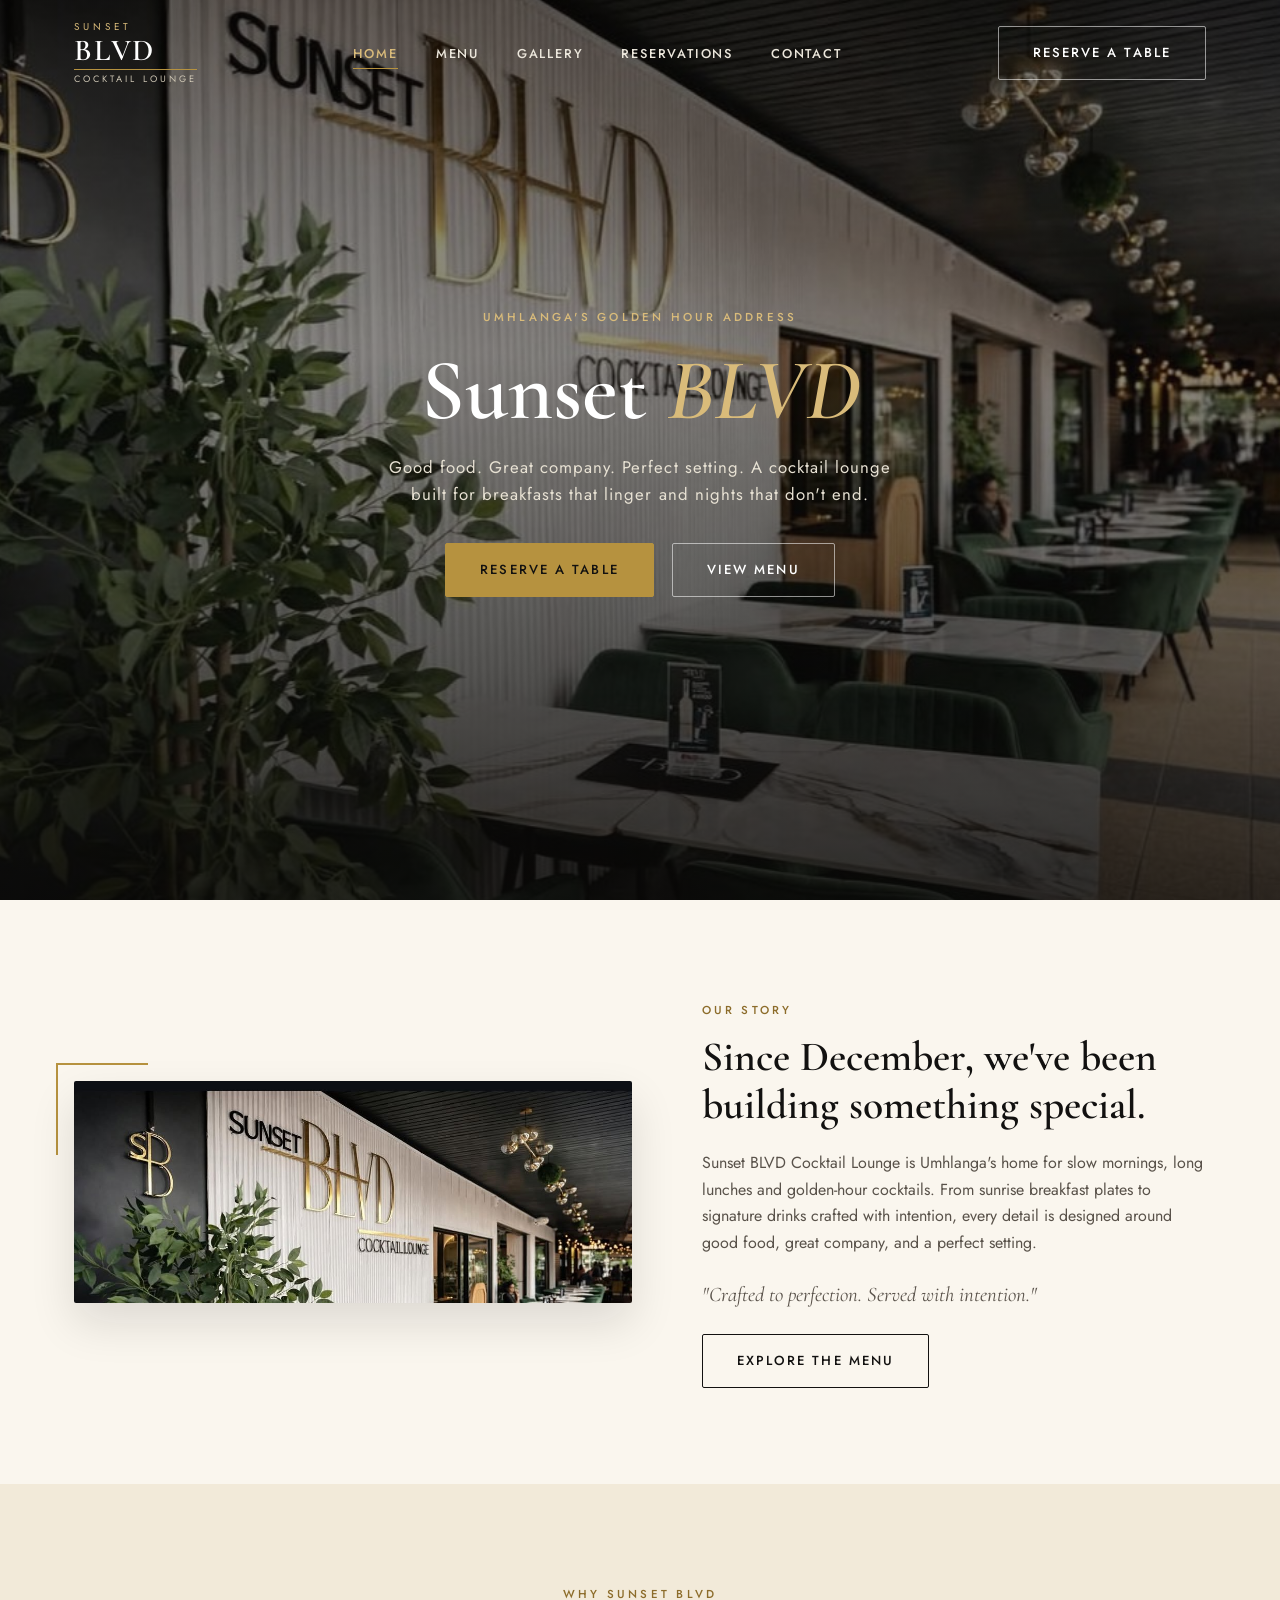
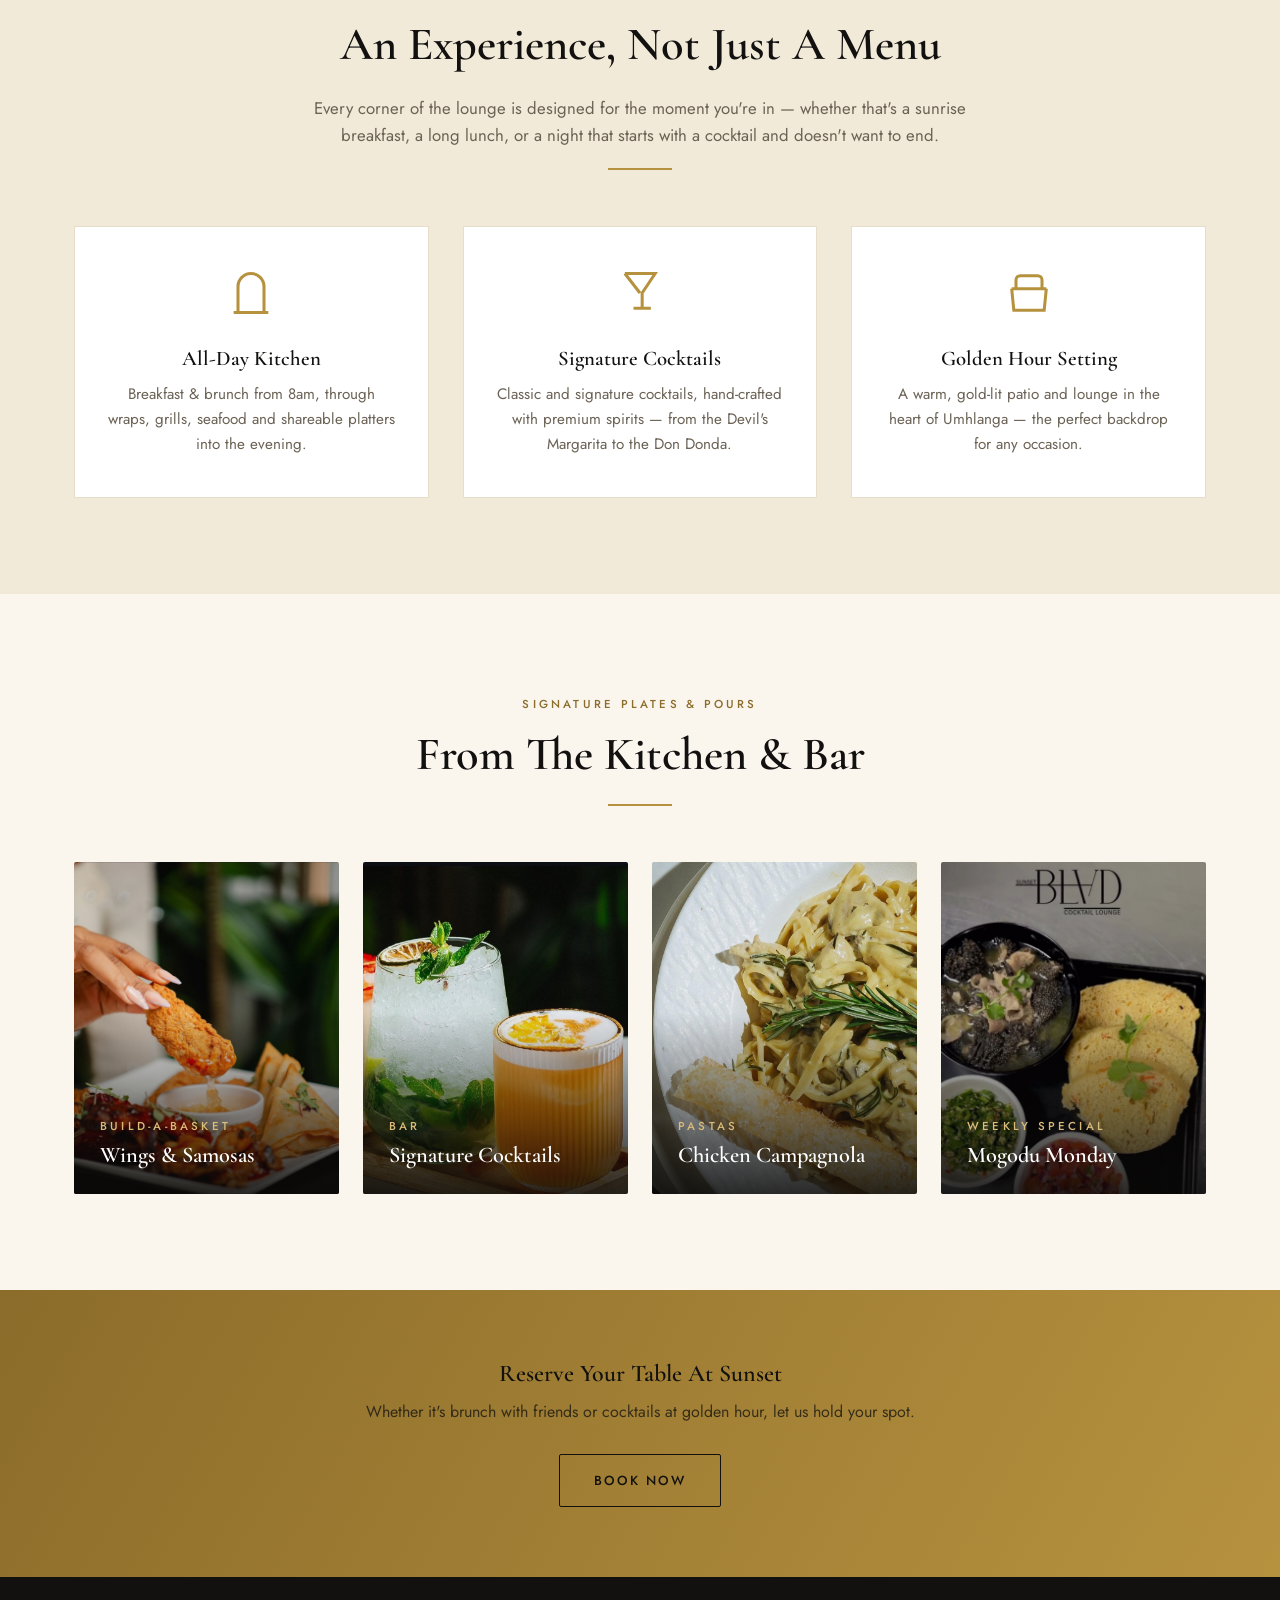
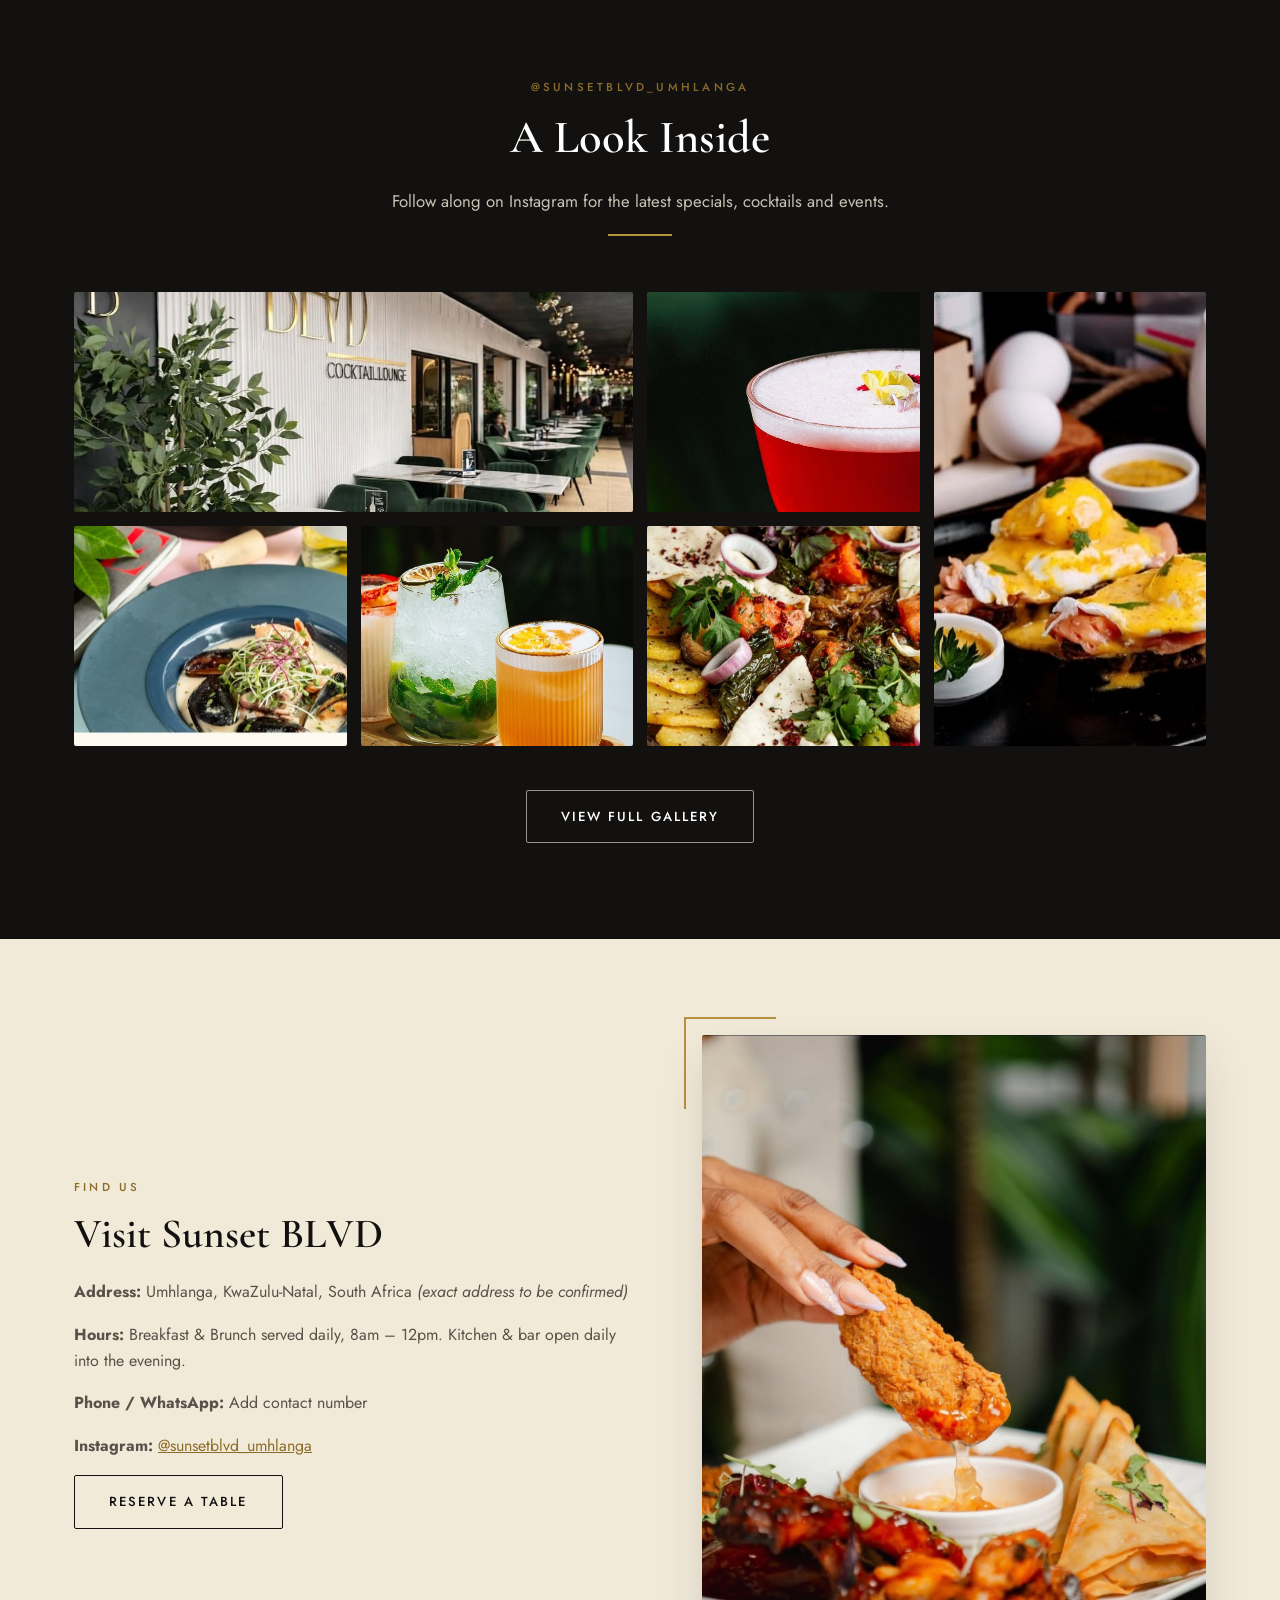
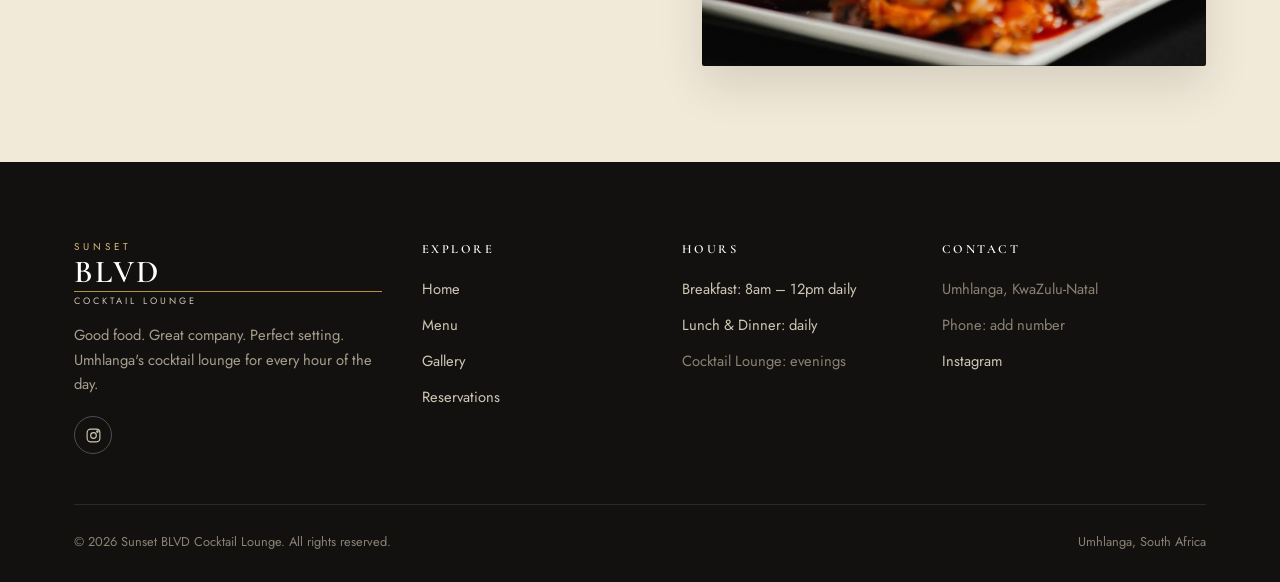
<file: index.html>
<!DOCTYPE html>
<html lang="en">
<head>
<meta charset="UTF-8">
<meta name="viewport" content="width=device-width, initial-scale=1.0">
<title>Sunset BLVD Cocktail Lounge | Umhlanga</title>
<meta name="description" content="Sunset BLVD Cocktail Lounge in Umhlanga — breakfast, grills, seafood, platters and signature cocktails. Reserve your table today.">
<link rel="icon" href="data:image/svg+xml,%3Csvg xmlns='http://www.w3.org/2000/svg' viewBox='0 0 100 100'%3E%3Crect width='100' height='100' fill='%23121110'/%3E%3Ctext x='50' y='68' font-size='58' text-anchor='middle' fill='%23b6923f' font-family='Georgia, serif'%3ES%3C/text%3E%3C/svg%3E">
<link rel="preconnect" href="https://fonts.googleapis.com">
<link rel="preconnect" href="https://fonts.gstatic.com" crossorigin>
<link href="https://fonts.googleapis.com/css2?family=Cormorant+Garamond:ital,wght@0,500;0,600;1,500&family=Jost:wght@300;400;500;600&display=swap" rel="stylesheet">
<link rel="stylesheet" href="assets/css/style.css">
</head>
<body>

<header class="site-header">
  <div class="container nav-wrap">
    <a href="index.html" class="brand">
      <span class="brand-pre">Sunset</span>
      <span class="brand-main">BLVD</span>
      <span class="brand-sub">Cocktail Lounge</span>
    </a>
    <nav>
      <ul class="nav-links">
        <li><a href="index.html" class="active">Home</a></li>
        <li><a href="menu.html">Menu</a></li>
        <li><a href="gallery.html">Gallery</a></li>
        <li><a href="reservations.html">Reservations</a></li>
        <li><a href="index.html#contact">Contact</a></li>
      </ul>
    </nav>
    <div class="nav-cta">
      <a href="reservations.html" class="btn btn-outline">Reserve a Table</a>
      <button class="nav-toggle" aria-label="Toggle menu"><span></span><span></span><span></span></button>
    </div>
  </div>
</header>

<section class="hero">
  <div class="hero-media" style="background-image:url('assets/img/hero-storefront-day.jpg');"></div>
  <div class="hero-content">
    <span class="eyebrow">Umhlanga's Golden Hour Address</span>
    <h1>Sunset <em>BLVD</em></h1>
    <p class="hero-tagline">Good food. Great company. Perfect setting. A cocktail lounge built for breakfasts that linger and nights that don't end.</p>
    <div class="hero-actions">
      <a href="reservations.html" class="btn btn-gold">Reserve a Table</a>
      <a href="menu.html" class="btn btn-outline">View Menu</a>
    </div>
  </div>
</section>

<section class="section" id="about">
  <div class="container split">
    <div class="split-media reveal">
      <img src="assets/img/hero-storefront-evening.jpg" alt="Sunset BLVD Cocktail Lounge storefront at dusk, Umhlanga">
    </div>
    <div class="split-body reveal">
      <span class="eyebrow">Our Story</span>
      <h2>Since December, we've been building something special.</h2>
      <p>Sunset BLVD Cocktail Lounge is Umhlanga's home for slow mornings, long lunches and golden-hour cocktails. From sunrise breakfast plates to signature drinks crafted with intention, every detail is designed around good food, great company, and a perfect setting.</p>
      <p class="quote-line">"Crafted to perfection. Served with intention."</p>
      <a href="menu.html" class="btn btn-outline-dark">Explore The Menu</a>
    </div>
  </div>
</section>

<section class="section section--cream">
  <div class="container">
    <div class="section-head reveal">
      <span class="eyebrow">Why Sunset BLVD</span>
      <h2>An Experience, Not Just A Menu</h2>
      <p>Every corner of the lounge is designed for the moment you're in — whether that's a sunrise breakfast, a long lunch, or a night that starts with a cocktail and doesn't want to end.</p>
      <div class="rule"></div>
    </div>
    <div class="grid-3">
      <div class="feature-card reveal">
        <svg class="icon" viewBox="0 0 24 24" fill="none" stroke="currentColor" stroke-width="1.4"><path d="M4 21h16M6 21V9a6 6 0 0112 0v12M9 9v0M15 9v0"/></svg>
        <h3>All-Day Kitchen</h3>
        <p>Breakfast & brunch from 8am, through wraps, grills, seafood and shareable platters into the evening.</p>
      </div>
      <div class="feature-card reveal">
        <svg class="icon" viewBox="0 0 24 24" fill="none" stroke="currentColor" stroke-width="1.4"><path d="M5 3h14l-6 9v7h4M9 19h4M12 12L5 3"/></svg>
        <h3>Signature Cocktails</h3>
        <p>Classic and signature cocktails, hand-crafted with premium spirits — from the Devil's Margarita to the Don Donda.</p>
      </div>
      <div class="feature-card reveal">
        <svg class="icon" viewBox="0 0 24 24" fill="none" stroke="currentColor" stroke-width="1.4"><path d="M4 10h16M6 10V6a2 2 0 012-2h8a2 2 0 012 2v4M4 10l1 10h14l1-10"/></svg>
        <h3>Golden Hour Setting</h3>
        <p>A warm, gold-lit patio and lounge in the heart of Umhlanga — the perfect backdrop for any occasion.</p>
      </div>
    </div>
  </div>
</section>

<section class="section">
  <div class="container">
    <div class="section-head reveal">
      <span class="eyebrow">Signature Plates & Pours</span>
      <h2>From The Kitchen & Bar</h2>
      <div class="rule"></div>
    </div>
    <div class="grid-4">
      <div class="dish-card reveal">
        <img src="assets/img/food-wings-samosas.jpg" alt="Wings, ribs and samosas sharing platter">
        <div class="dish-overlay"><div class="dish-text"><span class="eyebrow">Build-A-Basket</span><h3>Wings & Samosas</h3></div></div>
      </div>
      <div class="dish-card reveal">
        <img src="assets/img/cocktails-trio.jpg" alt="Trio of signature cocktails">
        <div class="dish-overlay"><div class="dish-text"><span class="eyebrow">Bar</span><h3>Signature Cocktails</h3></div></div>
      </div>
      <div class="dish-card reveal">
        <img src="assets/img/pasta-rosemary.jpg" alt="Creamy chicken pasta with rosemary and garlic bread">
        <div class="dish-overlay"><div class="dish-text"><span class="eyebrow">Pastas</span><h3>Chicken Campagnola</h3></div></div>
      </div>
      <div class="dish-card reveal">
        <img src="assets/img/mogodu-platter.jpg" alt="Mogodu Monday tripe platter with steamed bread">
        <div class="dish-overlay"><div class="dish-text"><span class="eyebrow">Weekly Special</span><h3>Mogodu Monday</h3></div></div>
      </div>
    </div>
  </div>
</section>

<section class="band-gold">
  <div class="container reveal">
    <h2>Reserve Your Table At Sunset</h2>
    <p>Whether it's brunch with friends or cocktails at golden hour, let us hold your spot.</p>
    <a href="reservations.html" class="btn btn-outline-dark" style="border-color:#121110;color:#121110;">Book Now</a>
  </div>
</section>

<section class="section section--dark">
  <div class="container">
    <div class="section-head reveal">
      <span class="eyebrow">@sunsetblvd_umhlanga</span>
      <h2>A Look Inside</h2>
      <p>Follow along on Instagram for the latest specials, cocktails and events.</p>
      <div class="rule"></div>
    </div>
    <div class="gallery-grid reveal">
      <a class="g-item wide" href="gallery.html"><img src="assets/img/hero-storefront-day.jpg" alt="Patio seating at Sunset BLVD"></a>
      <a class="g-item" href="gallery.html"><img src="assets/img/cocktail-red-flower.jpg" alt="Signature red cocktail with edible flower"></a>
      <a class="g-item tall" href="gallery.html"><img src="assets/img/menu-breakfast.jpg" alt="Eggs Royale breakfast plate"></a>
      <a class="g-item" href="gallery.html"><img src="assets/img/menu-seafood.jpg" alt="Seafood platter with mussels"></a>
      <a class="g-item" href="gallery.html"><img src="assets/img/cocktails-on-tray.jpg" alt="Cocktails served on a wooden tray"></a>
      <a class="g-item" href="gallery.html"><img src="assets/img/menu-platters.jpg" alt="Sharing platter with flatbread"></a>
    </div>
    <div style="text-align:center;margin-top:44px;">
      <a href="gallery.html" class="btn btn-outline">View Full Gallery</a>
    </div>
  </div>
</section>

<section class="section section--cream" id="contact">
  <div class="container split reverse">
    <div class="split-media reveal">
      <img src="assets/img/food-wings-samosas.jpg" alt="Sharing platter at Sunset BLVD">
    </div>
    <div class="split-body reveal">
      <span class="eyebrow">Find Us</span>
      <h2>Visit Sunset BLVD</h2>
      <p><strong>Address:</strong> Umhlanga, KwaZulu-Natal, South Africa <em>(exact address to be confirmed)</em></p>
      <p><strong>Hours:</strong> Breakfast & Brunch served daily, 8am – 12pm. Kitchen & bar open daily into the evening.</p>
      <p><strong>Phone / WhatsApp:</strong> Add contact number</p>
      <p><strong>Instagram:</strong> <a href="https://www.instagram.com/sunsetblvd_umhlanga/" target="_blank" rel="noopener" style="color:var(--gold-dark);text-decoration:underline;">@sunsetblvd_umhlanga</a></p>
      <a href="reservations.html" class="btn btn-outline-dark">Reserve a Table</a>
    </div>
  </div>
</section>

<footer class="site-footer">
  <div class="container">
    <div class="footer-grid">
      <div class="footer-brand">
        <a href="index.html" class="brand"><span class="brand-pre">Sunset</span><span class="brand-main">BLVD</span><span class="brand-sub">Cocktail Lounge</span></a>
        <p>Good food. Great company. Perfect setting. Umhlanga's cocktail lounge for every hour of the day.</p>
        <div class="social-row">
          <a href="https://www.instagram.com/sunsetblvd_umhlanga/" target="_blank" rel="noopener" aria-label="Instagram">
            <svg width="17" height="17" viewBox="0 0 24 24" fill="none" stroke="currentColor" stroke-width="1.6"><rect x="3" y="3" width="18" height="18" rx="5"/><circle cx="12" cy="12" r="4"/><circle cx="17.5" cy="6.5" r="1"/></svg>
          </a>
        </div>
      </div>
      <div class="footer-col">
        <h4>Explore</h4>
        <ul>
          <li><a href="index.html">Home</a></li>
          <li><a href="menu.html">Menu</a></li>
          <li><a href="gallery.html">Gallery</a></li>
          <li><a href="reservations.html">Reservations</a></li>
        </ul>
      </div>
      <div class="footer-col">
        <h4>Hours</h4>
        <ul>
          <li>Breakfast: 8am – 12pm daily</li>
          <li>Lunch & Dinner: daily</li>
          <li class="muted">Cocktail Lounge: evenings</li>
        </ul>
      </div>
      <div class="footer-col">
        <h4>Contact</h4>
        <ul>
          <li class="muted">Umhlanga, KwaZulu-Natal</li>
          <li class="muted">Phone: add number</li>
          <li><a href="https://www.instagram.com/sunsetblvd_umhlanga/" target="_blank" rel="noopener">Instagram</a></li>
        </ul>
      </div>
    </div>
    <div class="footer-bottom">
      <span>&copy; <span id="year"></span> Sunset BLVD Cocktail Lounge. All rights reserved.</span>
      <span>Umhlanga, South Africa</span>
    </div>
  </div>
</footer>

<script>document.getElementById('year').textContent = new Date().getFullYear();</script>
<script src="assets/js/main.js"></script>
</body>
</html>
</file>
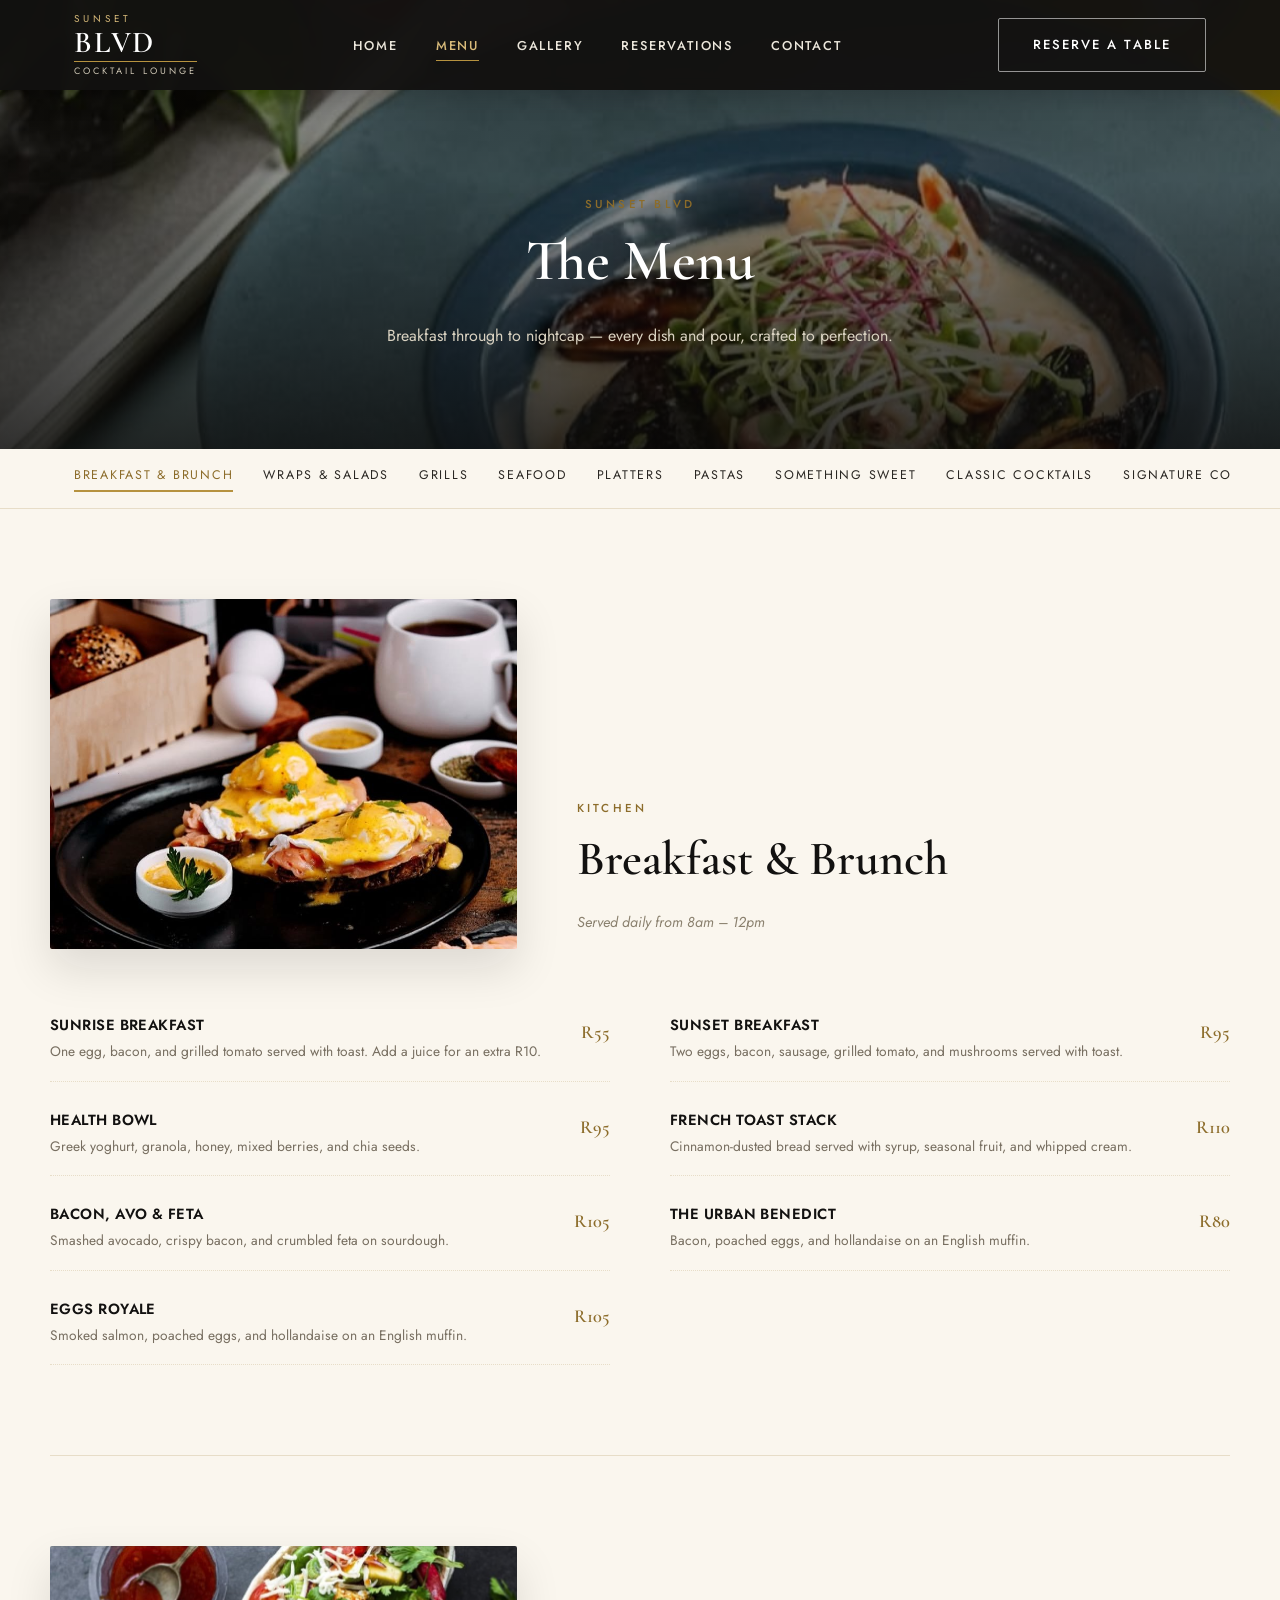
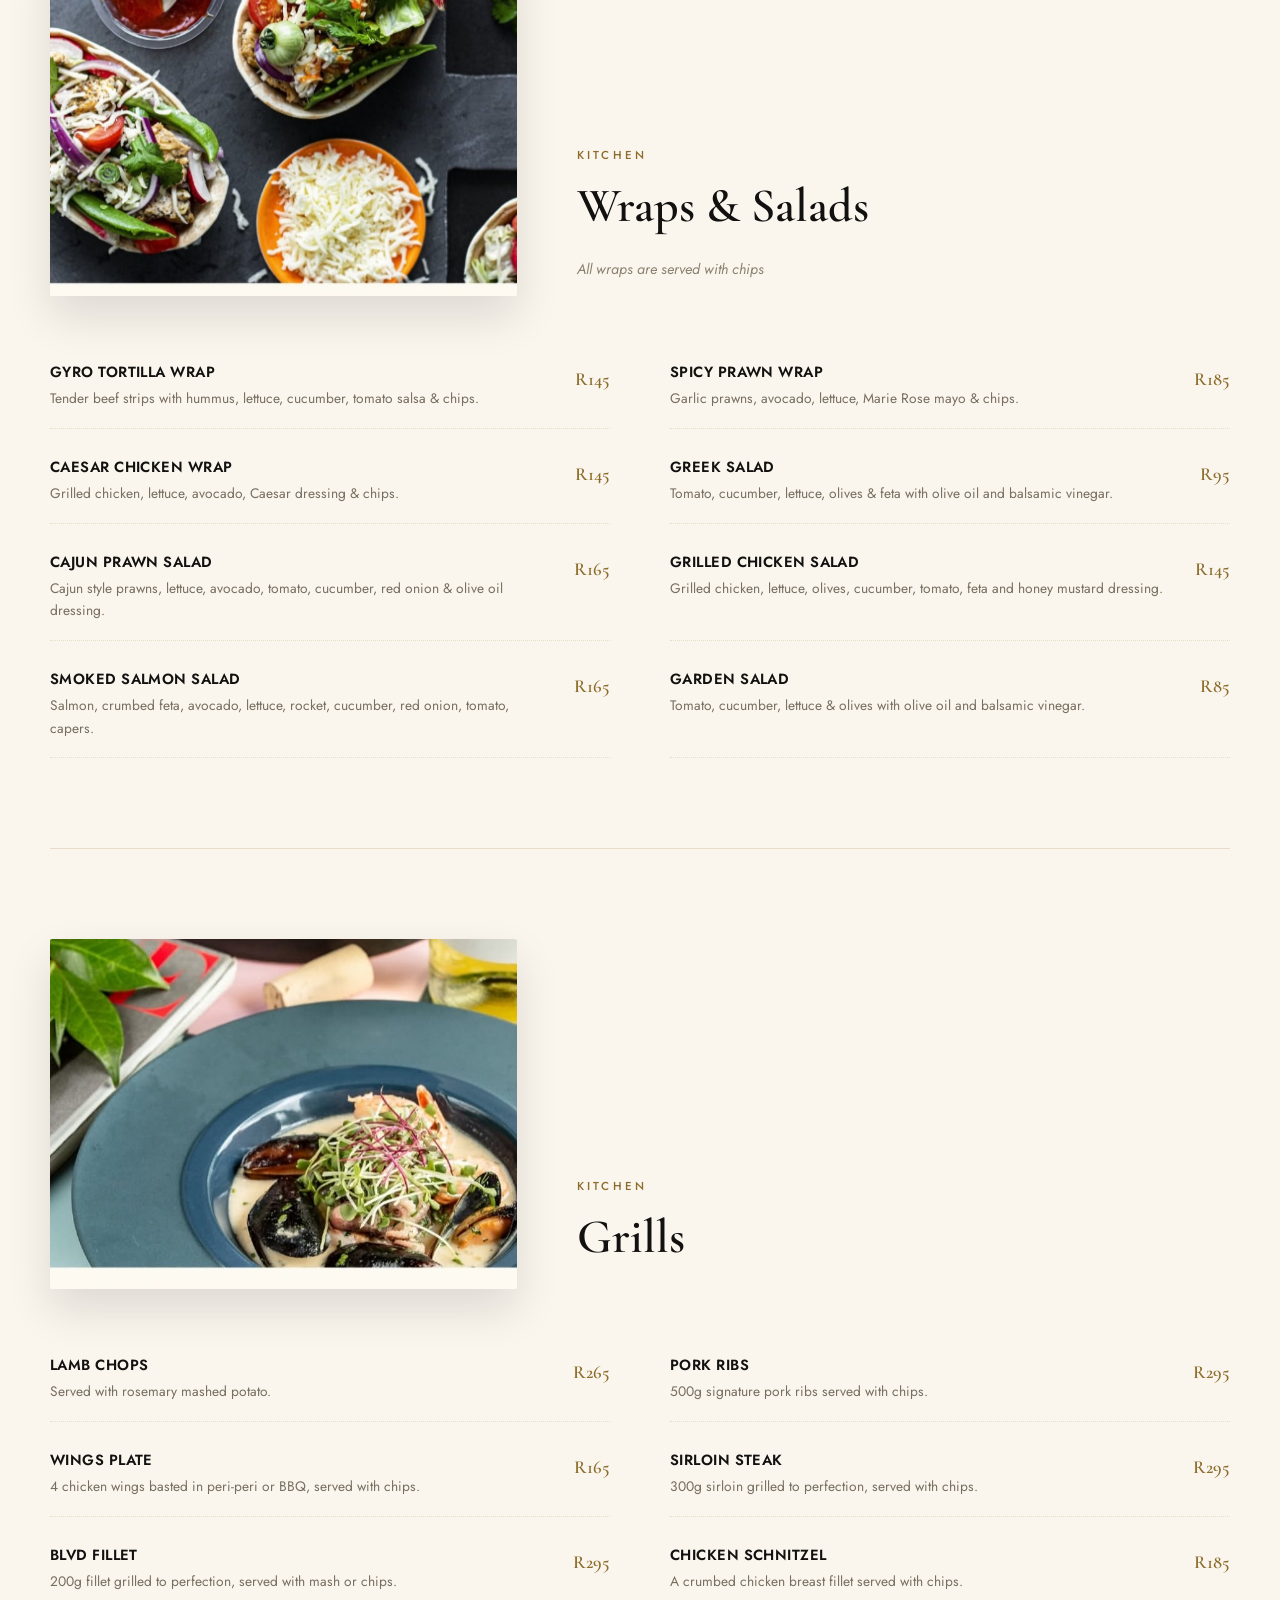
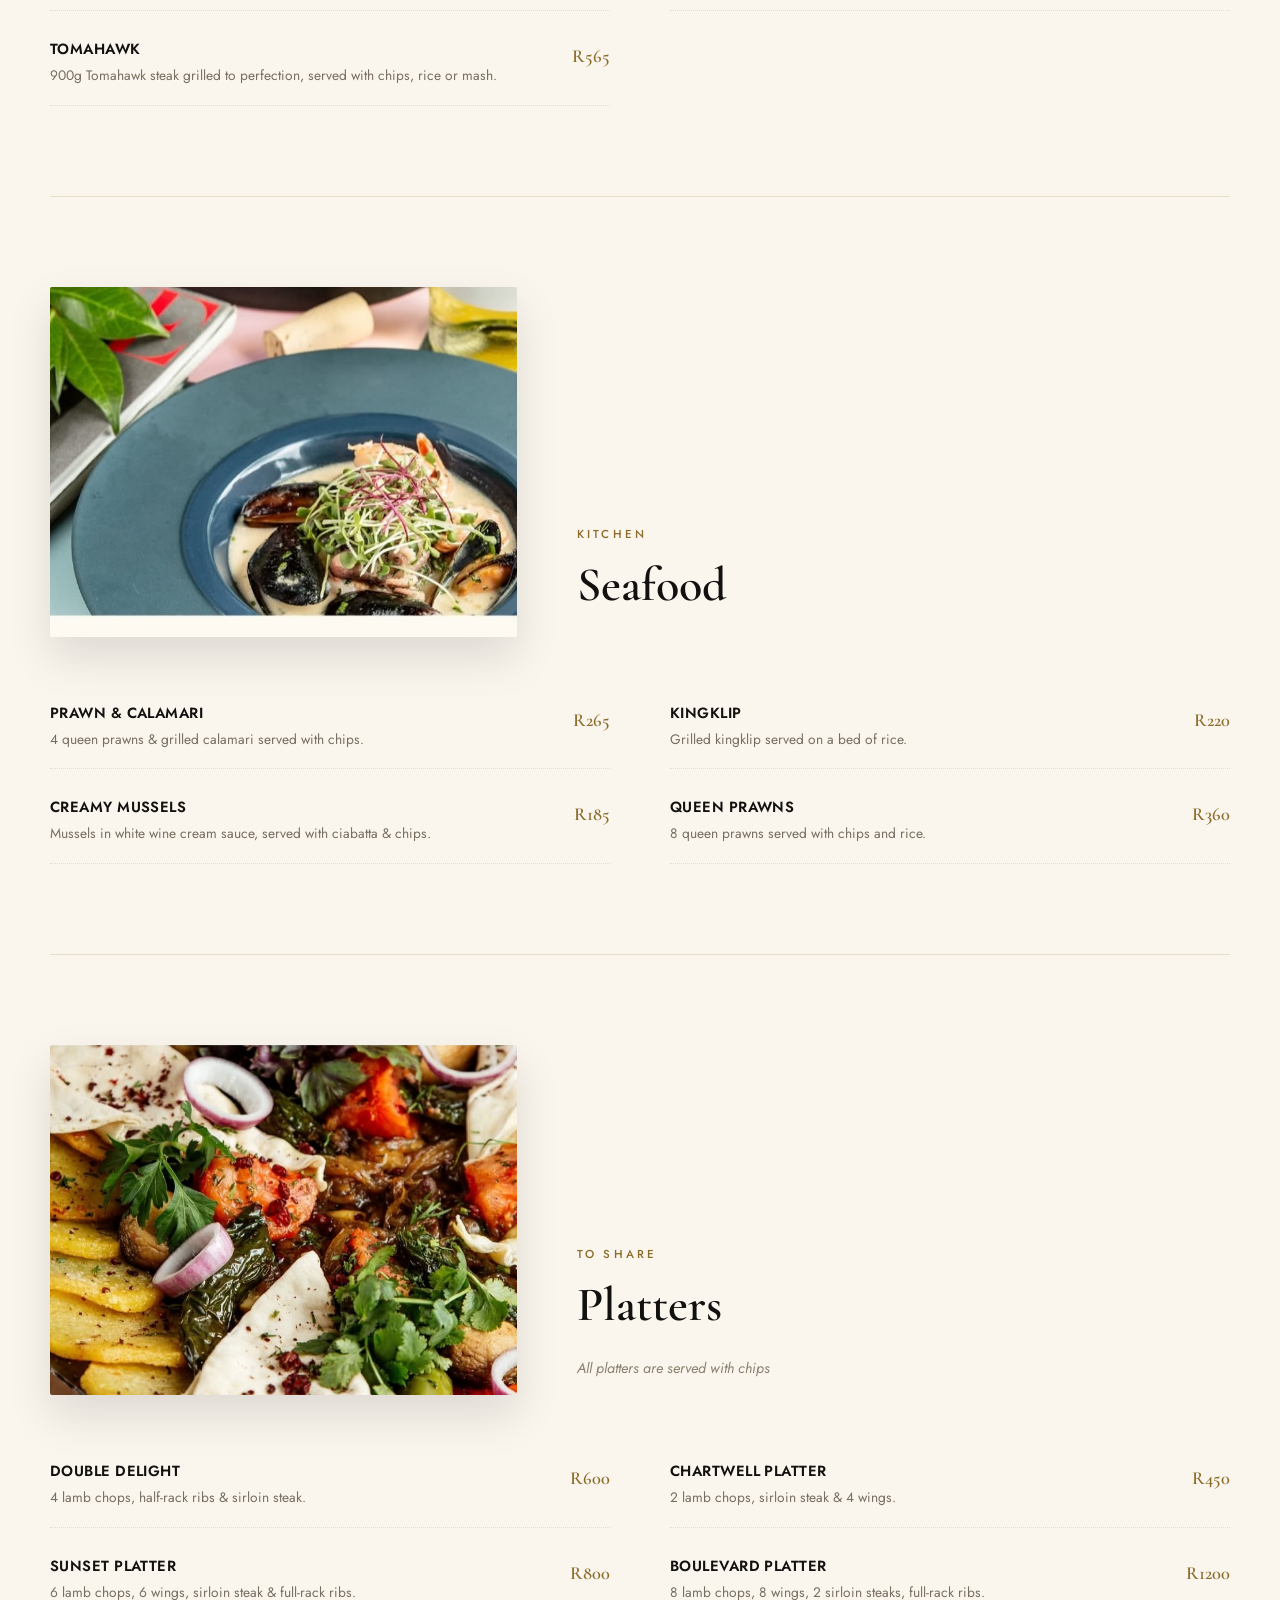
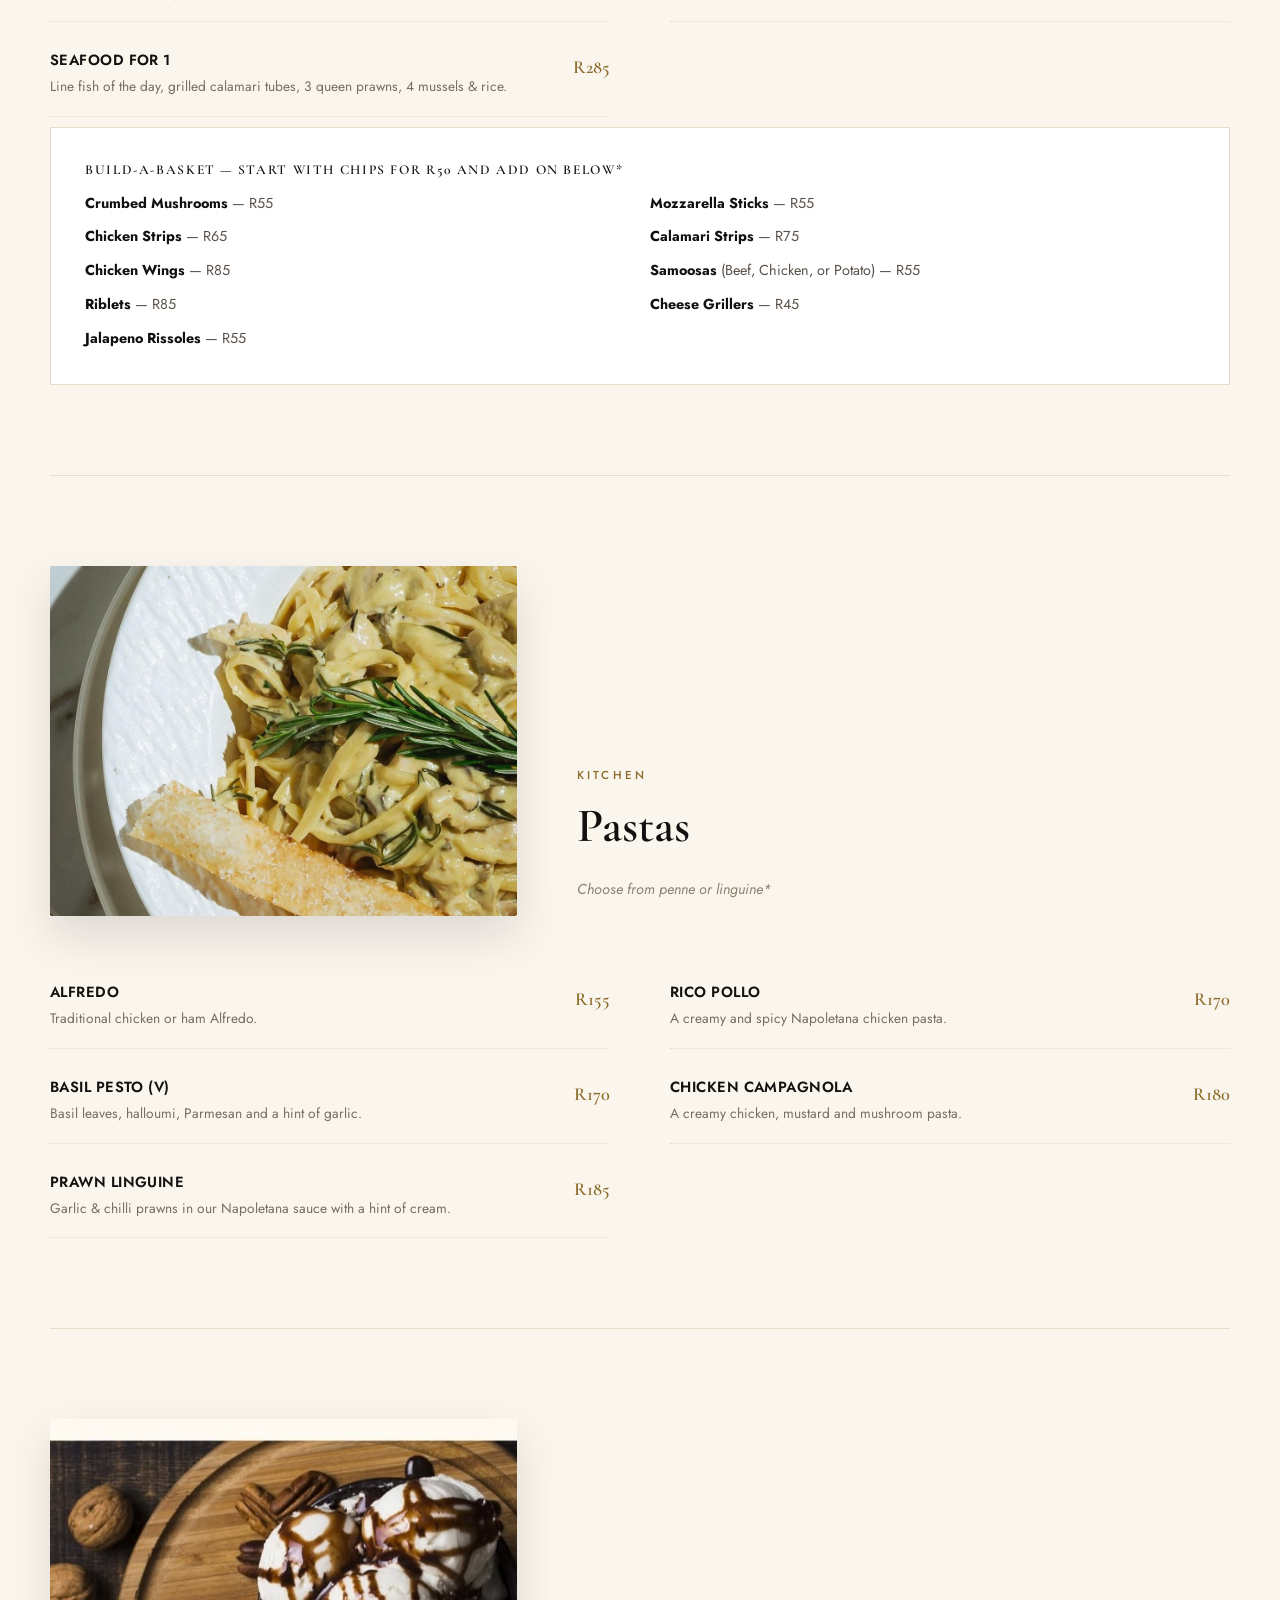
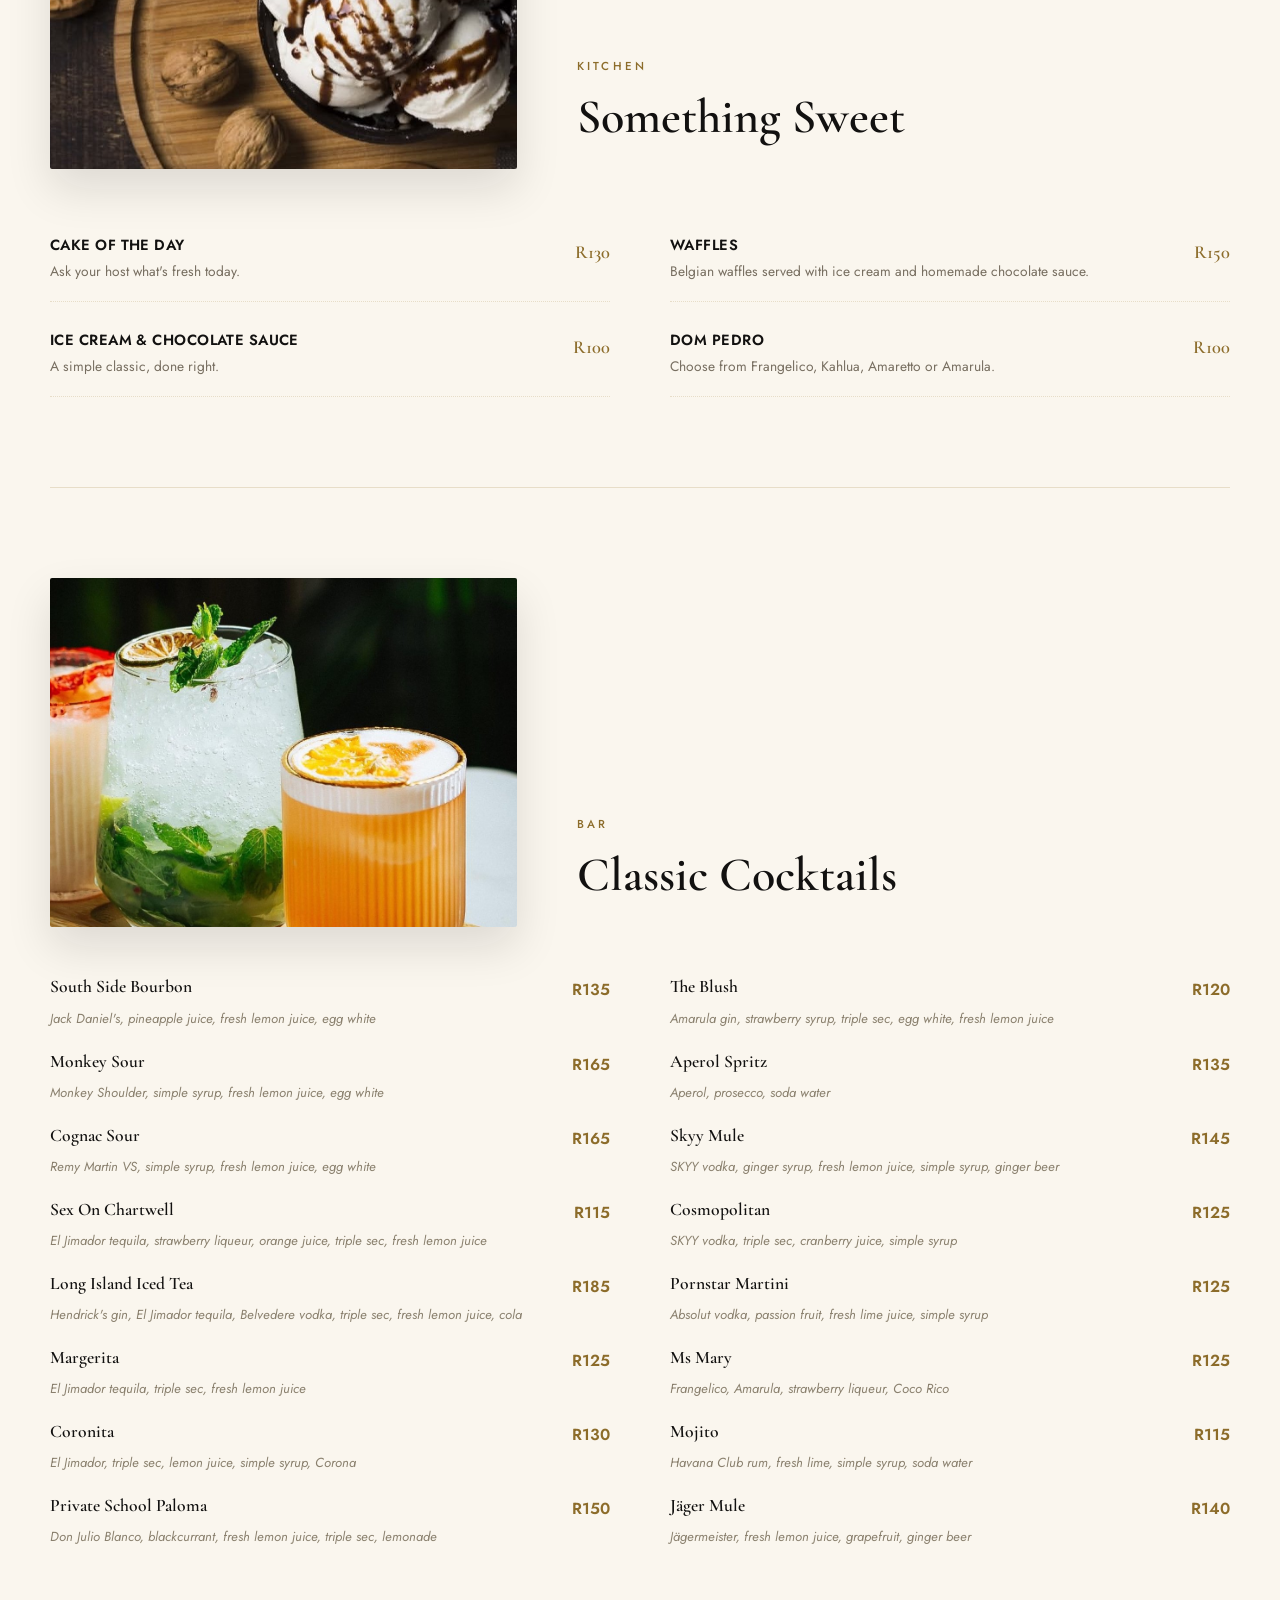
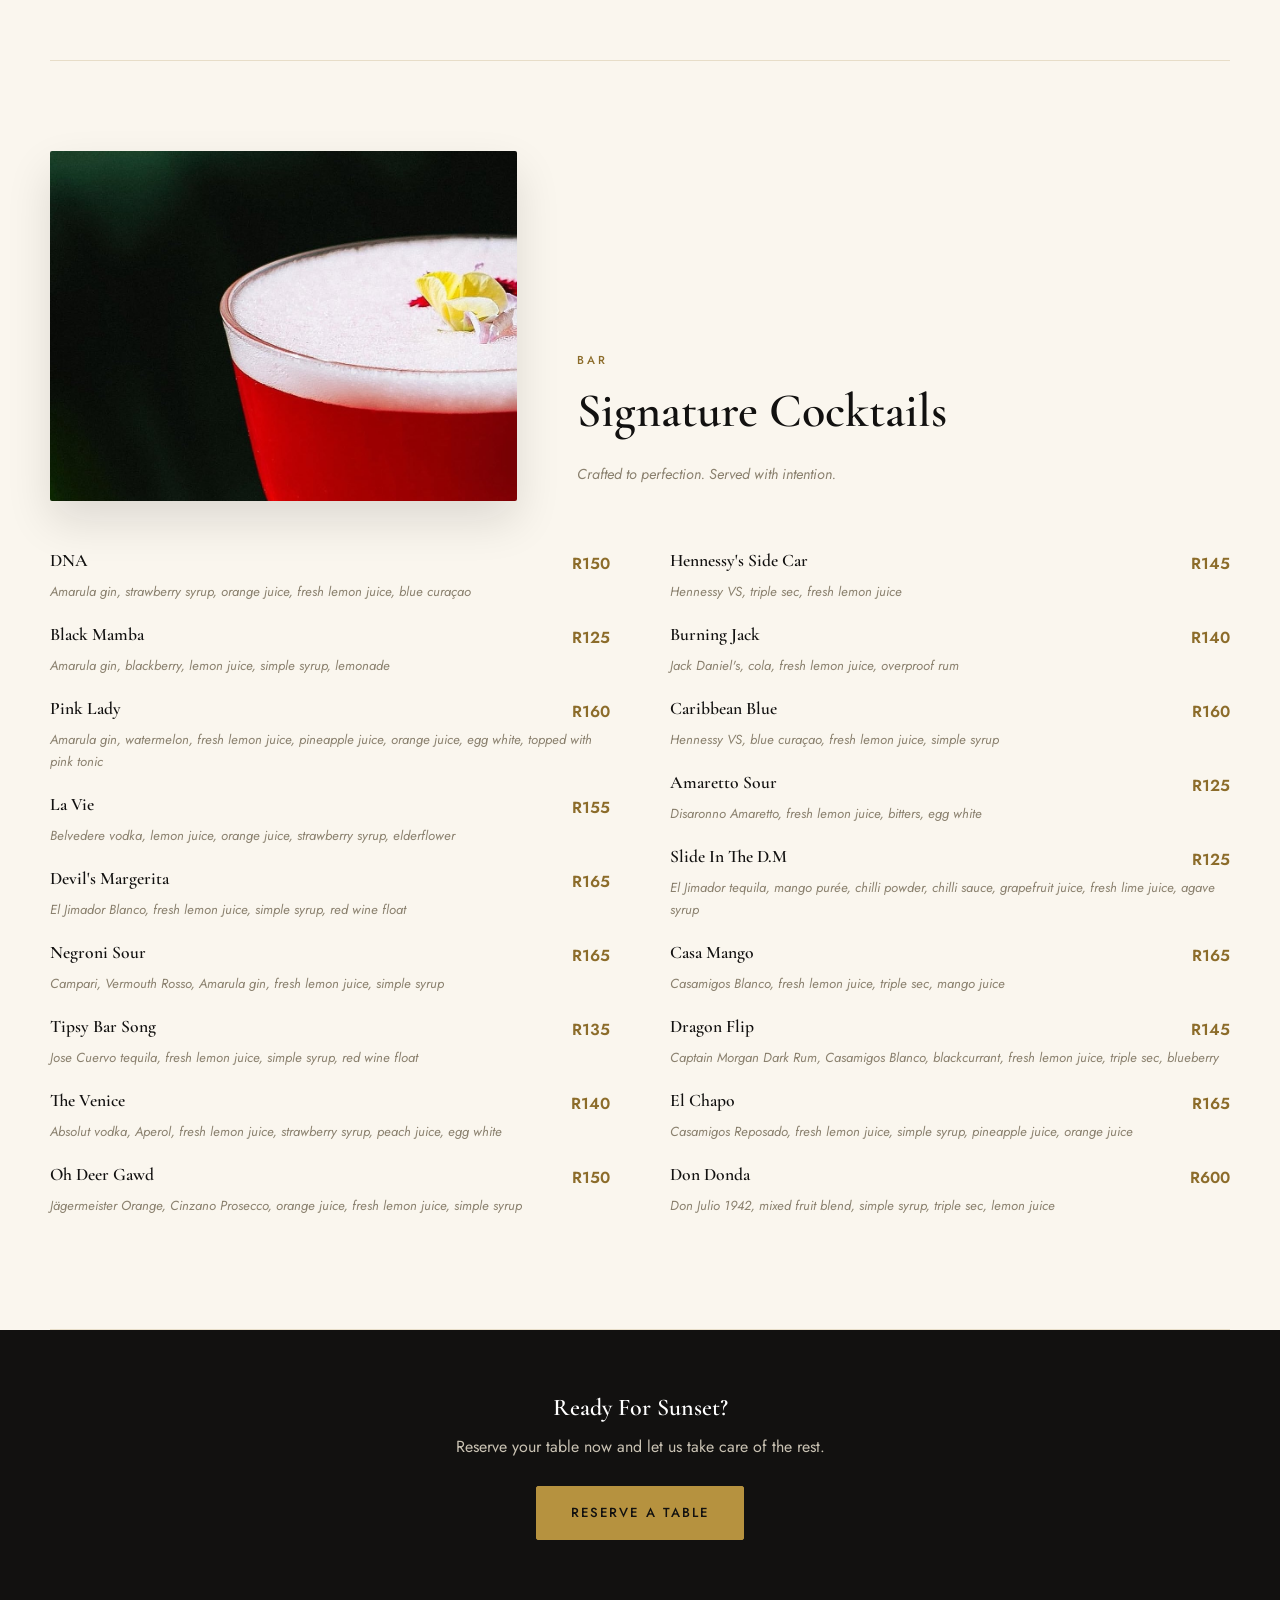
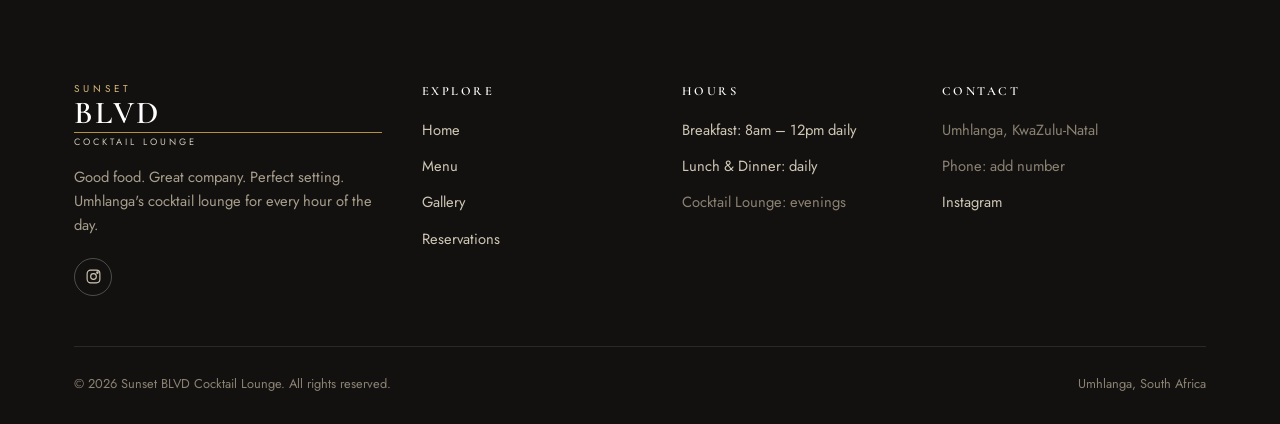
<file: menu.html>
<!DOCTYPE html>
<html lang="en">
<head>
<meta charset="UTF-8">
<meta name="viewport" content="width=device-width, initial-scale=1.0">
<title>Menu | Sunset BLVD Cocktail Lounge</title>
<meta name="description" content="Full menu for Sunset BLVD Cocktail Lounge, Umhlanga — breakfast, wraps & salads, grills, seafood, platters, pastas, dessert and cocktails.">
<link rel="icon" href="data:image/svg+xml,%3Csvg xmlns='http://www.w3.org/2000/svg' viewBox='0 0 100 100'%3E%3Crect width='100' height='100' fill='%23121110'/%3E%3Ctext x='50' y='68' font-size='58' text-anchor='middle' fill='%23b6923f' font-family='Georgia, serif'%3ES%3C/text%3E%3C/svg%3E">
<link rel="preconnect" href="https://fonts.googleapis.com">
<link rel="preconnect" href="https://fonts.gstatic.com" crossorigin>
<link href="https://fonts.googleapis.com/css2?family=Cormorant+Garamond:ital,wght@0,500;0,600;1,500&family=Jost:wght@300;400;500;600&display=swap" rel="stylesheet">
<link rel="stylesheet" href="assets/css/style.css">
</head>
<body>

<header class="site-header is-solid">
  <div class="container nav-wrap">
    <a href="index.html" class="brand">
      <span class="brand-pre">Sunset</span>
      <span class="brand-main">BLVD</span>
      <span class="brand-sub">Cocktail Lounge</span>
    </a>
    <nav>
      <ul class="nav-links">
        <li><a href="index.html">Home</a></li>
        <li><a href="menu.html" class="active">Menu</a></li>
        <li><a href="gallery.html">Gallery</a></li>
        <li><a href="reservations.html">Reservations</a></li>
        <li><a href="index.html#contact">Contact</a></li>
      </ul>
    </nav>
    <div class="nav-cta">
      <a href="reservations.html" class="btn btn-outline">Reserve a Table</a>
      <button class="nav-toggle" aria-label="Toggle menu"><span></span><span></span><span></span></button>
    </div>
  </div>
</header>

<section class="page-hero">
  <div class="hero-media" style="background-image:url('assets/img/menu-seafood.jpg');"></div>
  <div class="container">
    <span class="eyebrow">Sunset BLVD</span>
    <h1>The Menu</h1>
    <p>Breakfast through to nightcap — every dish and pour, crafted to perfection.</p>
  </div>
</section>

<nav class="menu-nav">
  <div class="container">
    <a href="#breakfast">Breakfast & Brunch</a>
    <a href="#wraps-salads">Wraps & Salads</a>
    <a href="#grills">Grills</a>
    <a href="#seafood">Seafood</a>
    <a href="#platters">Platters</a>
    <a href="#pastas">Pastas</a>
    <a href="#sweet">Something Sweet</a>
    <a href="#classic-cocktails">Classic Cocktails</a>
    <a href="#signature-cocktails">Signature Cocktails</a>
  </div>
</nav>

<!-- BREAKFAST -->
<section class="menu-category container" id="breakfast">
  <div class="cat-head">
    <img src="assets/img/menu-breakfast.jpg" alt="Eggs Royale breakfast plate with smoked salmon and hollandaise">
    <div class="cat-title">
      <span class="eyebrow">Kitchen</span>
      <h2>Breakfast &amp; Brunch</h2>
      <p class="note">Served daily from 8am – 12pm</p>
    </div>
  </div>
  <div class="menu-items">
    <div class="menu-item"><div class="mi-body"><h4>Sunrise Breakfast</h4><p>One egg, bacon, and grilled tomato served with toast. Add a juice for an extra R10.</p></div><span class="mi-price">R55</span></div>
    <div class="menu-item"><div class="mi-body"><h4>Sunset Breakfast</h4><p>Two eggs, bacon, sausage, grilled tomato, and mushrooms served with toast.</p></div><span class="mi-price">R95</span></div>
    <div class="menu-item"><div class="mi-body"><h4>Health Bowl</h4><p>Greek yoghurt, granola, honey, mixed berries, and chia seeds.</p></div><span class="mi-price">R95</span></div>
    <div class="menu-item"><div class="mi-body"><h4>French Toast Stack</h4><p>Cinnamon-dusted bread served with syrup, seasonal fruit, and whipped cream.</p></div><span class="mi-price">R110</span></div>
    <div class="menu-item"><div class="mi-body"><h4>Bacon, Avo &amp; Feta</h4><p>Smashed avocado, crispy bacon, and crumbled feta on sourdough.</p></div><span class="mi-price">R105</span></div>
    <div class="menu-item"><div class="mi-body"><h4>The Urban Benedict</h4><p>Bacon, poached eggs, and hollandaise on an English muffin.</p></div><span class="mi-price">R80</span></div>
    <div class="menu-item"><div class="mi-body"><h4>Eggs Royale</h4><p>Smoked salmon, poached eggs, and hollandaise on an English muffin.</p></div><span class="mi-price">R105</span></div>
  </div>
</section>

<!-- WRAPS & SALADS -->
<section class="menu-category container" id="wraps-salads">
  <div class="cat-head">
    <img src="assets/img/menu-wraps-salads.jpg" alt="Gyro and spicy prawn wraps on slate">
    <div class="cat-title">
      <span class="eyebrow">Kitchen</span>
      <h2>Wraps &amp; Salads</h2>
      <p class="note">All wraps are served with chips</p>
    </div>
  </div>
  <div class="menu-items">
    <div class="menu-item"><div class="mi-body"><h4>Gyro Tortilla Wrap</h4><p>Tender beef strips with hummus, lettuce, cucumber, tomato salsa &amp; chips.</p></div><span class="mi-price">R145</span></div>
    <div class="menu-item"><div class="mi-body"><h4>Spicy Prawn Wrap</h4><p>Garlic prawns, avocado, lettuce, Marie Rose mayo &amp; chips.</p></div><span class="mi-price">R185</span></div>
    <div class="menu-item"><div class="mi-body"><h4>Caesar Chicken Wrap</h4><p>Grilled chicken, lettuce, avocado, Caesar dressing &amp; chips.</p></div><span class="mi-price">R145</span></div>
    <div class="menu-item"><div class="mi-body"><h4>Greek Salad</h4><p>Tomato, cucumber, lettuce, olives &amp; feta with olive oil and balsamic vinegar.</p></div><span class="mi-price">R95</span></div>
    <div class="menu-item"><div class="mi-body"><h4>Cajun Prawn Salad</h4><p>Cajun style prawns, lettuce, avocado, tomato, cucumber, red onion &amp; olive oil dressing.</p></div><span class="mi-price">R165</span></div>
    <div class="menu-item"><div class="mi-body"><h4>Grilled Chicken Salad</h4><p>Grilled chicken, lettuce, olives, cucumber, tomato, feta and honey mustard dressing.</p></div><span class="mi-price">R145</span></div>
    <div class="menu-item"><div class="mi-body"><h4>Smoked Salmon Salad</h4><p>Salmon, crumbed feta, avocado, lettuce, rocket, cucumber, red onion, tomato, capers.</p></div><span class="mi-price">R165</span></div>
    <div class="menu-item"><div class="mi-body"><h4>Garden Salad</h4><p>Tomato, cucumber, lettuce &amp; olives with olive oil and balsamic vinegar.</p></div><span class="mi-price">R85</span></div>
  </div>
</section>

<!-- GRILLS -->
<section class="menu-category container" id="grills">
  <div class="cat-head">
    <img src="assets/img/menu-seafood.jpg" alt="Grilled seafood plate with mussels and prawns">
    <div class="cat-title">
      <span class="eyebrow">Kitchen</span>
      <h2>Grills</h2>
    </div>
  </div>
  <div class="menu-items">
    <div class="menu-item"><div class="mi-body"><h4>Lamb Chops</h4><p>Served with rosemary mashed potato.</p></div><span class="mi-price">R265</span></div>
    <div class="menu-item"><div class="mi-body"><h4>Pork Ribs</h4><p>500g signature pork ribs served with chips.</p></div><span class="mi-price">R295</span></div>
    <div class="menu-item"><div class="mi-body"><h4>Wings Plate</h4><p>4 chicken wings basted in peri-peri or BBQ, served with chips.</p></div><span class="mi-price">R165</span></div>
    <div class="menu-item"><div class="mi-body"><h4>Sirloin Steak</h4><p>300g sirloin grilled to perfection, served with chips.</p></div><span class="mi-price">R295</span></div>
    <div class="menu-item"><div class="mi-body"><h4>BLVD Fillet</h4><p>200g fillet grilled to perfection, served with mash or chips.</p></div><span class="mi-price">R295</span></div>
    <div class="menu-item"><div class="mi-body"><h4>Chicken Schnitzel</h4><p>A crumbed chicken breast fillet served with chips.</p></div><span class="mi-price">R185</span></div>
    <div class="menu-item"><div class="mi-body"><h4>Tomahawk</h4><p>900g Tomahawk steak grilled to perfection, served with chips, rice or mash.</p></div><span class="mi-price">R565</span></div>
  </div>
</section>

<!-- SEAFOOD -->
<section class="menu-category container" id="seafood">
  <div class="cat-head">
    <img src="assets/img/menu-seafood.jpg" alt="Seafood plate with mussels, prawns and greens">
    <div class="cat-title">
      <span class="eyebrow">Kitchen</span>
      <h2>Seafood</h2>
    </div>
  </div>
  <div class="menu-items">
    <div class="menu-item"><div class="mi-body"><h4>Prawn &amp; Calamari</h4><p>4 queen prawns &amp; grilled calamari served with chips.</p></div><span class="mi-price">R265</span></div>
    <div class="menu-item"><div class="mi-body"><h4>Kingklip</h4><p>Grilled kingklip served on a bed of rice.</p></div><span class="mi-price">R220</span></div>
    <div class="menu-item"><div class="mi-body"><h4>Creamy Mussels</h4><p>Mussels in white wine cream sauce, served with ciabatta &amp; chips.</p></div><span class="mi-price">R185</span></div>
    <div class="menu-item"><div class="mi-body"><h4>Queen Prawns</h4><p>8 queen prawns served with chips and rice.</p></div><span class="mi-price">R360</span></div>
  </div>
</section>

<!-- PLATTERS -->
<section class="menu-category container" id="platters">
  <div class="cat-head">
    <img src="assets/img/menu-platters.jpg" alt="Sharing platter with flatbread, roasted vegetables and dips">
    <div class="cat-title">
      <span class="eyebrow">To Share</span>
      <h2>Platters</h2>
      <p class="note">All platters are served with chips</p>
    </div>
  </div>
  <div class="menu-items">
    <div class="menu-item"><div class="mi-body"><h4>Double Delight</h4><p>4 lamb chops, half-rack ribs &amp; sirloin steak.</p></div><span class="mi-price">R600</span></div>
    <div class="menu-item"><div class="mi-body"><h4>Chartwell Platter</h4><p>2 lamb chops, sirloin steak &amp; 4 wings.</p></div><span class="mi-price">R450</span></div>
    <div class="menu-item"><div class="mi-body"><h4>Sunset Platter</h4><p>6 lamb chops, 6 wings, sirloin steak &amp; full-rack ribs.</p></div><span class="mi-price">R800</span></div>
    <div class="menu-item"><div class="mi-body"><h4>Boulevard Platter</h4><p>8 lamb chops, 8 wings, 2 sirloin steaks, full-rack ribs.</p></div><span class="mi-price">R1200</span></div>
    <div class="menu-item"><div class="mi-body"><h4>Seafood For 1</h4><p>Line fish of the day, grilled calamari tubes, 3 queen prawns, 4 mussels &amp; rice.</p></div><span class="mi-price">R285</span></div>
  </div>
  <div class="build-basket">
    <h4>Build-A-Basket — start with chips for R50 and add on below*</h4>
    <ul>
      <li><b>Crumbed Mushrooms</b> — R55</li>
      <li><b>Chicken Strips</b> — R65</li>
      <li><b>Chicken Wings</b> — R85</li>
      <li><b>Riblets</b> — R85</li>
      <li><b>Jalapeno Rissoles</b> — R55</li>
      <li><b>Mozzarella Sticks</b> — R55</li>
      <li><b>Calamari Strips</b> — R75</li>
      <li><b>Samoosas</b> (Beef, Chicken, or Potato) — R55</li>
      <li><b>Cheese Grillers</b> — R45</li>
    </ul>
  </div>
</section>

<!-- PASTAS -->
<section class="menu-category container" id="pastas">
  <div class="cat-head">
    <img src="assets/img/pasta-rosemary.jpg" alt="Creamy chicken pasta with rosemary">
    <div class="cat-title">
      <span class="eyebrow">Kitchen</span>
      <h2>Pastas</h2>
      <p class="note">Choose from penne or linguine*</p>
    </div>
  </div>
  <div class="menu-items">
    <div class="menu-item"><div class="mi-body"><h4>Alfredo</h4><p>Traditional chicken or ham Alfredo.</p></div><span class="mi-price">R155</span></div>
    <div class="menu-item"><div class="mi-body"><h4>Rico Pollo</h4><p>A creamy and spicy Napoletana chicken pasta.</p></div><span class="mi-price">R170</span></div>
    <div class="menu-item"><div class="mi-body"><h4>Basil Pesto (V)</h4><p>Basil leaves, halloumi, Parmesan and a hint of garlic.</p></div><span class="mi-price">R170</span></div>
    <div class="menu-item"><div class="mi-body"><h4>Chicken Campagnola</h4><p>A creamy chicken, mustard and mushroom pasta.</p></div><span class="mi-price">R180</span></div>
    <div class="menu-item"><div class="mi-body"><h4>Prawn Linguine</h4><p>Garlic &amp; chilli prawns in our Napoletana sauce with a hint of cream.</p></div><span class="mi-price">R185</span></div>
  </div>
</section>

<!-- SOMETHING SWEET -->
<section class="menu-category container" id="sweet">
  <div class="cat-head">
    <img src="assets/img/menu-dessert.jpg" alt="Vanilla ice cream with chocolate sauce and nuts">
    <div class="cat-title">
      <span class="eyebrow">Kitchen</span>
      <h2>Something Sweet</h2>
    </div>
  </div>
  <div class="menu-items">
    <div class="menu-item"><div class="mi-body"><h4>Cake Of The Day</h4><p>Ask your host what's fresh today.</p></div><span class="mi-price">R130</span></div>
    <div class="menu-item"><div class="mi-body"><h4>Waffles</h4><p>Belgian waffles served with ice cream and homemade chocolate sauce.</p></div><span class="mi-price">R150</span></div>
    <div class="menu-item"><div class="mi-body"><h4>Ice Cream &amp; Chocolate Sauce</h4><p>A simple classic, done right.</p></div><span class="mi-price">R100</span></div>
    <div class="menu-item"><div class="mi-body"><h4>Dom Pedro</h4><p>Choose from Frangelico, Kahlua, Amaretto or Amarula.</p></div><span class="mi-price">R100</span></div>
  </div>
</section>

<!-- CLASSIC COCKTAILS -->
<section class="menu-category container" id="classic-cocktails">
  <div class="cat-head">
    <img src="assets/img/cocktails-on-tray.jpg" alt="Classic cocktails served on a wooden tray">
    <div class="cat-title">
      <span class="eyebrow">Bar</span>
      <h2>Classic Cocktails</h2>
    </div>
  </div>
  <div class="cocktail-columns">
    <div>
      <div class="cocktail-item"><div class="ci-top"><h4>South Side Bourbon</h4><span>R135</span></div><p>Jack Daniel's, pineapple juice, fresh lemon juice, egg white</p></div>
      <div class="cocktail-item"><div class="ci-top"><h4>Monkey Sour</h4><span>R165</span></div><p>Monkey Shoulder, simple syrup, fresh lemon juice, egg white</p></div>
      <div class="cocktail-item"><div class="ci-top"><h4>Cognac Sour</h4><span>R165</span></div><p>Remy Martin VS, simple syrup, fresh lemon juice, egg white</p></div>
      <div class="cocktail-item"><div class="ci-top"><h4>Sex On Chartwell</h4><span>R115</span></div><p>El Jimador tequila, strawberry liqueur, orange juice, triple sec, fresh lemon juice</p></div>
      <div class="cocktail-item"><div class="ci-top"><h4>Long Island Iced Tea</h4><span>R185</span></div><p>Hendrick's gin, El Jimador tequila, Belvedere vodka, triple sec, fresh lemon juice, cola</p></div>
      <div class="cocktail-item"><div class="ci-top"><h4>Margerita</h4><span>R125</span></div><p>El Jimador tequila, triple sec, fresh lemon juice</p></div>
      <div class="cocktail-item"><div class="ci-top"><h4>Coronita</h4><span>R130</span></div><p>El Jimador, triple sec, lemon juice, simple syrup, Corona</p></div>
      <div class="cocktail-item"><div class="ci-top"><h4>Private School Paloma</h4><span>R150</span></div><p>Don Julio Blanco, blackcurrant, fresh lemon juice, triple sec, lemonade</p></div>
    </div>
    <div>
      <div class="cocktail-item"><div class="ci-top"><h4>The Blush</h4><span>R120</span></div><p>Amarula gin, strawberry syrup, triple sec, egg white, fresh lemon juice</p></div>
      <div class="cocktail-item"><div class="ci-top"><h4>Aperol Spritz</h4><span>R135</span></div><p>Aperol, prosecco, soda water</p></div>
      <div class="cocktail-item"><div class="ci-top"><h4>Skyy Mule</h4><span>R145</span></div><p>SKYY vodka, ginger syrup, fresh lemon juice, simple syrup, ginger beer</p></div>
      <div class="cocktail-item"><div class="ci-top"><h4>Cosmopolitan</h4><span>R125</span></div><p>SKYY vodka, triple sec, cranberry juice, simple syrup</p></div>
      <div class="cocktail-item"><div class="ci-top"><h4>Pornstar Martini</h4><span>R125</span></div><p>Absolut vodka, passion fruit, fresh lime juice, simple syrup</p></div>
      <div class="cocktail-item"><div class="ci-top"><h4>Ms Mary</h4><span>R125</span></div><p>Frangelico, Amarula, strawberry liqueur, Coco Rico</p></div>
      <div class="cocktail-item"><div class="ci-top"><h4>Mojito</h4><span>R115</span></div><p>Havana Club rum, fresh lime, simple syrup, soda water</p></div>
      <div class="cocktail-item"><div class="ci-top"><h4>Jäger Mule</h4><span>R140</span></div><p>Jägermeister, fresh lemon juice, grapefruit, ginger beer</p></div>
    </div>
  </div>
</section>

<!-- SIGNATURE COCKTAILS -->
<section class="menu-category container" id="signature-cocktails">
  <div class="cat-head">
    <img src="assets/img/cocktail-red-flower.jpg" alt="Signature red cocktail with edible flower garnish">
    <div class="cat-title">
      <span class="eyebrow">Bar</span>
      <h2>Signature Cocktails</h2>
      <p class="note">Crafted to perfection. Served with intention.</p>
    </div>
  </div>
  <div class="cocktail-columns">
    <div>
      <div class="cocktail-item"><div class="ci-top"><h4>DNA</h4><span>R150</span></div><p>Amarula gin, strawberry syrup, orange juice, fresh lemon juice, blue curaçao</p></div>
      <div class="cocktail-item"><div class="ci-top"><h4>Black Mamba</h4><span>R125</span></div><p>Amarula gin, blackberry, lemon juice, simple syrup, lemonade</p></div>
      <div class="cocktail-item"><div class="ci-top"><h4>Pink Lady</h4><span>R160</span></div><p>Amarula gin, watermelon, fresh lemon juice, pineapple juice, orange juice, egg white, topped with pink tonic</p></div>
      <div class="cocktail-item"><div class="ci-top"><h4>La Vie</h4><span>R155</span></div><p>Belvedere vodka, lemon juice, orange juice, strawberry syrup, elderflower</p></div>
      <div class="cocktail-item"><div class="ci-top"><h4>Devil's Margerita</h4><span>R165</span></div><p>El Jimador Blanco, fresh lemon juice, simple syrup, red wine float</p></div>
      <div class="cocktail-item"><div class="ci-top"><h4>Negroni Sour</h4><span>R165</span></div><p>Campari, Vermouth Rosso, Amarula gin, fresh lemon juice, simple syrup</p></div>
      <div class="cocktail-item"><div class="ci-top"><h4>Tipsy Bar Song</h4><span>R135</span></div><p>Jose Cuervo tequila, fresh lemon juice, simple syrup, red wine float</p></div>
      <div class="cocktail-item"><div class="ci-top"><h4>The Venice</h4><span>R140</span></div><p>Absolut vodka, Aperol, fresh lemon juice, strawberry syrup, peach juice, egg white</p></div>
      <div class="cocktail-item"><div class="ci-top"><h4>Oh Deer Gawd</h4><span>R150</span></div><p>Jägermeister Orange, Cinzano Prosecco, orange juice, fresh lemon juice, simple syrup</p></div>
    </div>
    <div>
      <div class="cocktail-item"><div class="ci-top"><h4>Hennessy's Side Car</h4><span>R145</span></div><p>Hennessy VS, triple sec, fresh lemon juice</p></div>
      <div class="cocktail-item"><div class="ci-top"><h4>Burning Jack</h4><span>R140</span></div><p>Jack Daniel's, cola, fresh lemon juice, overproof rum</p></div>
      <div class="cocktail-item"><div class="ci-top"><h4>Caribbean Blue</h4><span>R160</span></div><p>Hennessy VS, blue curaçao, fresh lemon juice, simple syrup</p></div>
      <div class="cocktail-item"><div class="ci-top"><h4>Amaretto Sour</h4><span>R125</span></div><p>Disaronno Amaretto, fresh lemon juice, bitters, egg white</p></div>
      <div class="cocktail-item"><div class="ci-top"><h4>Slide In The D.M</h4><span>R125</span></div><p>El Jimador tequila, mango purée, chilli powder, chilli sauce, grapefruit juice, fresh lime juice, agave syrup</p></div>
      <div class="cocktail-item"><div class="ci-top"><h4>Casa Mango</h4><span>R165</span></div><p>Casamigos Blanco, fresh lemon juice, triple sec, mango juice</p></div>
      <div class="cocktail-item"><div class="ci-top"><h4>Dragon Flip</h4><span>R145</span></div><p>Captain Morgan Dark Rum, Casamigos Blanco, blackcurrant, fresh lemon juice, triple sec, blueberry</p></div>
      <div class="cocktail-item"><div class="ci-top"><h4>El Chapo</h4><span>R165</span></div><p>Casamigos Reposado, fresh lemon juice, simple syrup, pineapple juice, orange juice</p></div>
      <div class="cocktail-item"><div class="ci-top"><h4>Don Donda</h4><span>R600</span></div><p>Don Julio 1942, mixed fruit blend, simple syrup, triple sec, lemon juice</p></div>
    </div>
  </div>
</section>

<section class="section--dark section--tight">
  <div class="container" style="text-align:center;">
    <h2>Ready For Sunset?</h2>
    <p style="color:#c9c2b3;max-width:480px;margin:0 auto 26px;">Reserve your table now and let us take care of the rest.</p>
    <a href="reservations.html" class="btn btn-gold">Reserve a Table</a>
  </div>
</section>

<footer class="site-footer">
  <div class="container">
    <div class="footer-grid">
      <div class="footer-brand">
        <a href="index.html" class="brand"><span class="brand-pre">Sunset</span><span class="brand-main">BLVD</span><span class="brand-sub">Cocktail Lounge</span></a>
        <p>Good food. Great company. Perfect setting. Umhlanga's cocktail lounge for every hour of the day.</p>
        <div class="social-row">
          <a href="https://www.instagram.com/sunsetblvd_umhlanga/" target="_blank" rel="noopener" aria-label="Instagram">
            <svg width="17" height="17" viewBox="0 0 24 24" fill="none" stroke="currentColor" stroke-width="1.6"><rect x="3" y="3" width="18" height="18" rx="5"/><circle cx="12" cy="12" r="4"/><circle cx="17.5" cy="6.5" r="1"/></svg>
          </a>
        </div>
      </div>
      <div class="footer-col">
        <h4>Explore</h4>
        <ul>
          <li><a href="index.html">Home</a></li>
          <li><a href="menu.html">Menu</a></li>
          <li><a href="gallery.html">Gallery</a></li>
          <li><a href="reservations.html">Reservations</a></li>
        </ul>
      </div>
      <div class="footer-col">
        <h4>Hours</h4>
        <ul>
          <li>Breakfast: 8am – 12pm daily</li>
          <li>Lunch & Dinner: daily</li>
          <li class="muted">Cocktail Lounge: evenings</li>
        </ul>
      </div>
      <div class="footer-col">
        <h4>Contact</h4>
        <ul>
          <li class="muted">Umhlanga, KwaZulu-Natal</li>
          <li class="muted">Phone: add number</li>
          <li><a href="https://www.instagram.com/sunsetblvd_umhlanga/" target="_blank" rel="noopener">Instagram</a></li>
        </ul>
      </div>
    </div>
    <div class="footer-bottom">
      <span>&copy; <span id="year"></span> Sunset BLVD Cocktail Lounge. All rights reserved.</span>
      <span>Umhlanga, South Africa</span>
    </div>
  </div>
</footer>

<script>document.getElementById('year').textContent = new Date().getFullYear();</script>
<script src="assets/js/main.js"></script>
</body>
</html>
</file>
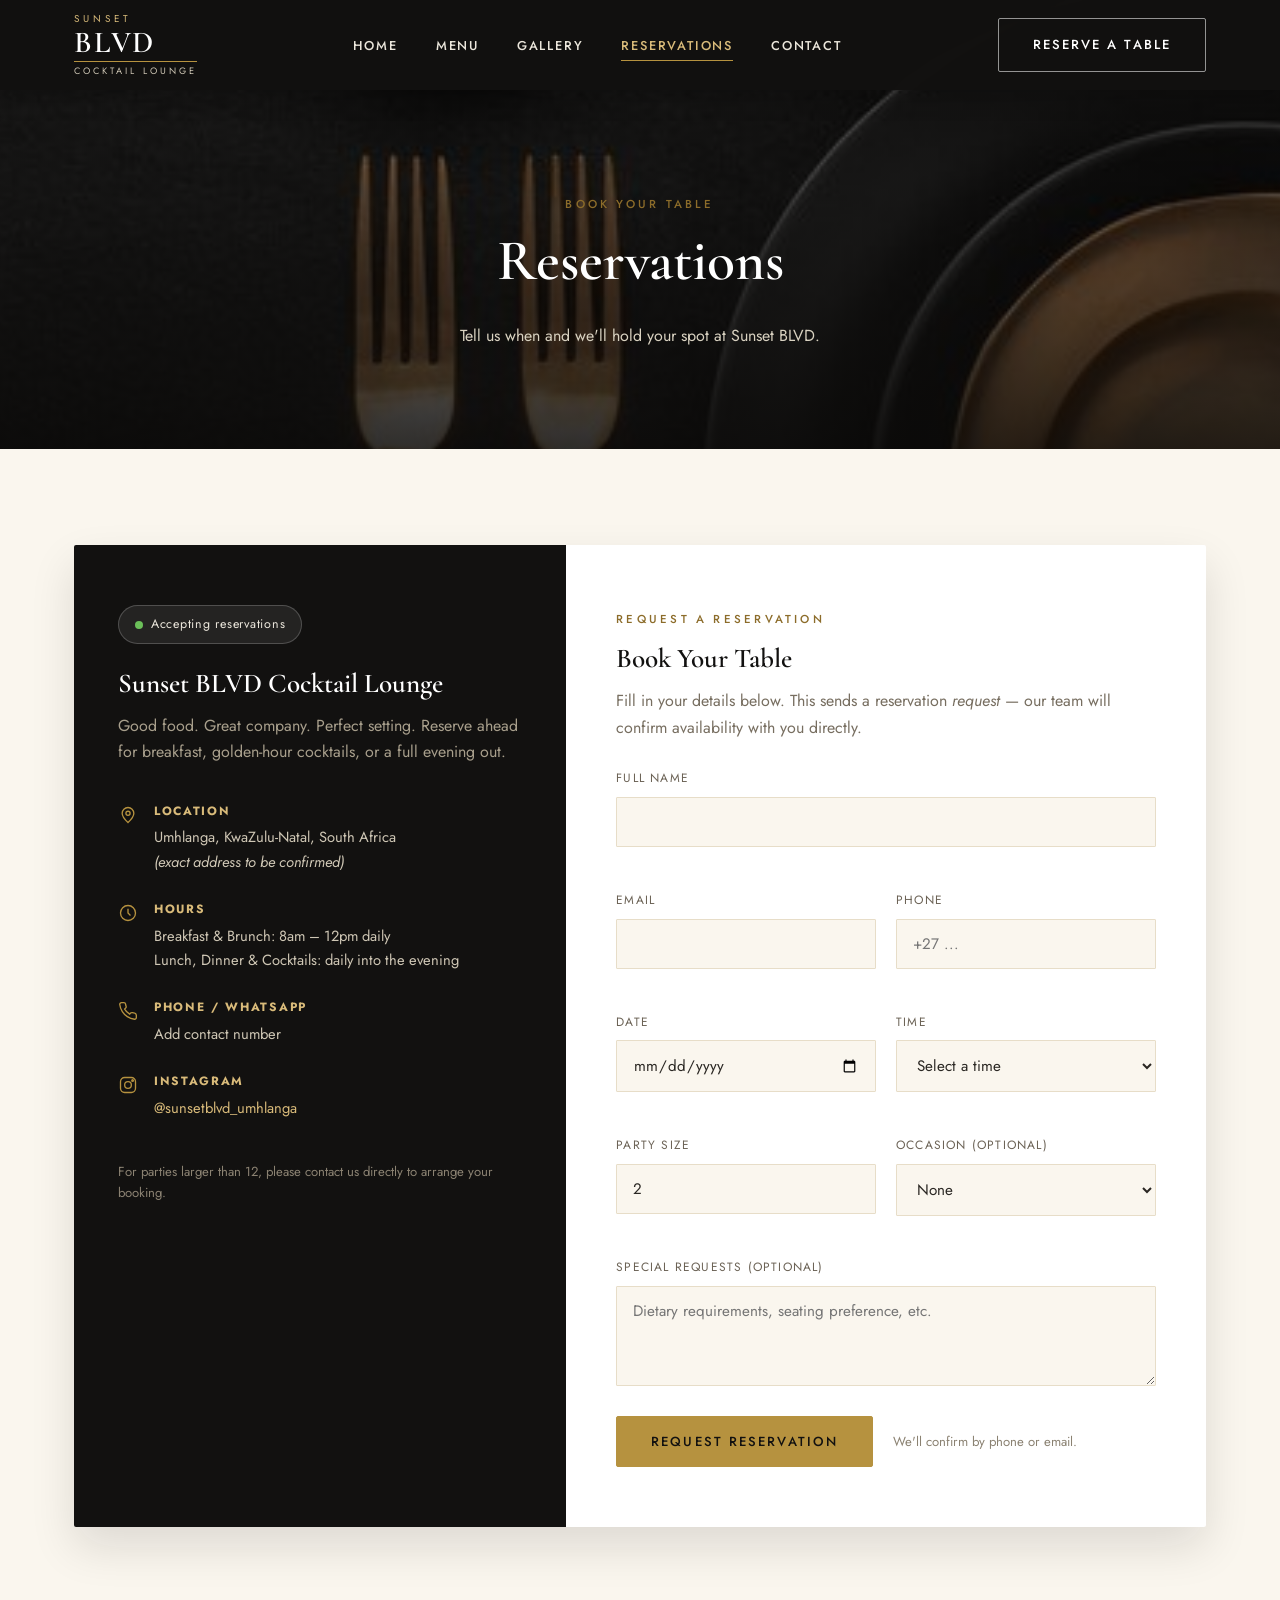
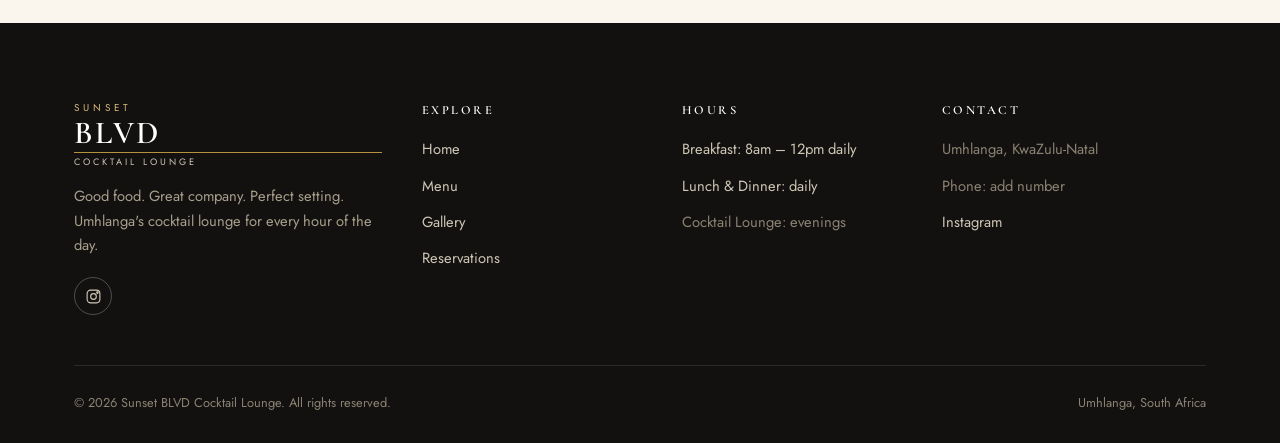
<file: reservations.html>
<!DOCTYPE html>
<html lang="en">
<head>
<meta charset="UTF-8">
<meta name="viewport" content="width=device-width, initial-scale=1.0">
<title>Reservations | Sunset BLVD Cocktail Lounge</title>
<meta name="description" content="Reserve your table at Sunset BLVD Cocktail Lounge, Umhlanga.">
<link rel="icon" href="data:image/svg+xml,%3Csvg xmlns='http://www.w3.org/2000/svg' viewBox='0 0 100 100'%3E%3Crect width='100' height='100' fill='%23121110'/%3E%3Ctext x='50' y='68' font-size='58' text-anchor='middle' fill='%23b6923f' font-family='Georgia, serif'%3ES%3C/text%3E%3C/svg%3E">
<link rel="preconnect" href="https://fonts.googleapis.com">
<link rel="preconnect" href="https://fonts.gstatic.com" crossorigin>
<link href="https://fonts.googleapis.com/css2?family=Cormorant+Garamond:ital,wght@0,500;0,600;1,500&family=Jost:wght@300;400;500;600&display=swap" rel="stylesheet">
<link rel="stylesheet" href="assets/css/style.css">
</head>
<body>

<header class="site-header is-solid">
  <div class="container nav-wrap">
    <a href="index.html" class="brand">
      <span class="brand-pre">Sunset</span>
      <span class="brand-main">BLVD</span>
      <span class="brand-sub">Cocktail Lounge</span>
    </a>
    <nav>
      <ul class="nav-links">
        <li><a href="index.html">Home</a></li>
        <li><a href="menu.html">Menu</a></li>
        <li><a href="gallery.html">Gallery</a></li>
        <li><a href="reservations.html" class="active">Reservations</a></li>
        <li><a href="index.html#contact">Contact</a></li>
      </ul>
    </nav>
    <div class="nav-cta">
      <a href="reservations.html" class="btn btn-outline">Reserve a Table</a>
      <button class="nav-toggle" aria-label="Toggle menu"><span></span><span></span><span></span></button>
    </div>
  </div>
</header>

<section class="page-hero">
  <div class="hero-media" style="background-image:url('assets/img/reservation-bg.jpg');"></div>
  <div class="container">
    <span class="eyebrow">Book Your Table</span>
    <h1>Reservations</h1>
    <p>Tell us when and we'll hold your spot at Sunset BLVD.</p>
  </div>
</section>

<section class="section">
  <div class="container">
    <div class="reserve-wrap reveal">

      <div class="reserve-info">
        <span class="badge-hours"><span class="dot"></span> Accepting reservations</span>
        <h3>Sunset BLVD Cocktail Lounge</h3>
        <p style="color:#a89f8c;margin-bottom:36px;">Good food. Great company. Perfect setting. Reserve ahead for breakfast, golden-hour cocktails, or a full evening out.</p>

        <div class="info-row">
          <span class="ico"><svg width="20" height="20" viewBox="0 0 24 24" fill="none" stroke="currentColor" stroke-width="1.6"><path d="M12 21s-7-6.1-7-11a7 7 0 0114 0c0 4.9-7 11-7 11z"/><circle cx="12" cy="10" r="2.5"/></svg></span>
          <div><h5>Location</h5><p>Umhlanga, KwaZulu-Natal, South Africa<br><em>(exact address to be confirmed)</em></p></div>
        </div>

        <div class="info-row">
          <span class="ico"><svg width="20" height="20" viewBox="0 0 24 24" fill="none" stroke="currentColor" stroke-width="1.6"><circle cx="12" cy="12" r="9"/><path d="M12 7v5l3 3"/></svg></span>
          <div><h5>Hours</h5><p>Breakfast &amp; Brunch: 8am – 12pm daily<br>Lunch, Dinner &amp; Cocktails: daily into the evening</p></div>
        </div>

        <div class="info-row">
          <span class="ico"><svg width="20" height="20" viewBox="0 0 24 24" fill="none" stroke="currentColor" stroke-width="1.6"><path d="M22 16.9v3a2 2 0 01-2.2 2 19.8 19.8 0 01-8.6-3.1 19.5 19.5 0 01-6-6A19.8 19.8 0 012.1 4.2 2 2 0 014.1 2h3a2 2 0 012 1.7c.1.9.3 1.8.6 2.7a2 2 0 01-.5 2.1L8 9.7a16 16 0 006 6l1.2-1.2a2 2 0 012.1-.5c.9.3 1.8.5 2.7.6a2 2 0 011.7 2z"/></svg></span>
          <div><h5>Phone / WhatsApp</h5><p>Add contact number</p></div>
        </div>

        <div class="info-row">
          <span class="ico"><svg width="20" height="20" viewBox="0 0 24 24" fill="none" stroke="currentColor" stroke-width="1.6"><rect x="3" y="3" width="18" height="18" rx="5"/><circle cx="12" cy="12" r="4"/><circle cx="17.5" cy="6.5" r="1"/></svg></span>
          <div><h5>Instagram</h5><p><a href="https://www.instagram.com/sunsetblvd_umhlanga/" target="_blank" rel="noopener" style="color:var(--gold-light);">@sunsetblvd_umhlanga</a></p></div>
        </div>

        <p style="font-size:0.82rem;color:#8b8272;margin-top:40px;">For parties larger than 12, please contact us directly to arrange your booking.</p>
      </div>

      <div class="reserve-form">
        <span class="eyebrow">Request A Reservation</span>
        <h3>Book Your Table</h3>
        <p style="color:#776e60;">Fill in your details below. This sends a reservation <em>request</em> — our team will confirm availability with you directly.</p>

        <form id="reservation-form" novalidate>
          <div class="form-grid">
            <div class="form-field full">
              <label for="res-name">Full Name</label>
              <input type="text" id="res-name" name="name" required autocomplete="name">
              <span class="field-error"></span>
            </div>

            <div class="form-field">
              <label for="res-email">Email</label>
              <input type="email" id="res-email" name="email" required autocomplete="email">
              <span class="field-error"></span>
            </div>

            <div class="form-field">
              <label for="res-phone">Phone</label>
              <input type="tel" id="res-phone" name="phone" required autocomplete="tel" placeholder="+27 ...">
              <span class="field-error"></span>
            </div>

            <div class="form-field">
              <label for="res-date">Date</label>
              <input type="date" id="res-date" name="date" required>
              <span class="field-error"></span>
            </div>

            <div class="form-field">
              <label for="res-time">Time</label>
              <select id="res-time" name="time" required>
                <option value="">Select a time</option>
                <option>08:00</option><option>08:30</option><option>09:00</option><option>09:30</option>
                <option>10:00</option><option>10:30</option><option>11:00</option><option>11:30</option>
                <option>12:00</option><option>12:30</option><option>13:00</option><option>13:30</option>
                <option>18:00</option><option>18:30</option><option>19:00</option><option>19:30</option>
                <option>20:00</option><option>20:30</option><option>21:00</option>
              </select>
              <span class="field-error"></span>
            </div>

            <div class="form-field">
              <label for="res-party">Party Size</label>
              <input type="number" id="res-party" name="partySize" min="1" max="20" value="2" required>
              <span class="field-error"></span>
            </div>

            <div class="form-field">
              <label for="res-occasion">Occasion (optional)</label>
              <select id="res-occasion" name="occasion">
                <option value="">None</option>
                <option>Birthday</option>
                <option>Anniversary</option>
                <option>Business</option>
                <option>Date Night</option>
                <option>Other</option>
              </select>
            </div>

            <div class="form-field full">
              <label for="res-notes">Special Requests (optional)</label>
              <textarea id="res-notes" name="notes" placeholder="Dietary requirements, seating preference, etc."></textarea>
            </div>
          </div>

          <div class="form-actions">
            <button type="submit" class="btn btn-gold">Request Reservation</button>
            <span style="font-size:0.82rem;color:#8b8272;">We'll confirm by phone or email.</span>
          </div>

          <div id="form-status" class="form-status" role="status" aria-live="polite"></div>
        </form>
      </div>

    </div>
  </div>
</section>

<footer class="site-footer">
  <div class="container">
    <div class="footer-grid">
      <div class="footer-brand">
        <a href="index.html" class="brand"><span class="brand-pre">Sunset</span><span class="brand-main">BLVD</span><span class="brand-sub">Cocktail Lounge</span></a>
        <p>Good food. Great company. Perfect setting. Umhlanga's cocktail lounge for every hour of the day.</p>
        <div class="social-row">
          <a href="https://www.instagram.com/sunsetblvd_umhlanga/" target="_blank" rel="noopener" aria-label="Instagram">
            <svg width="17" height="17" viewBox="0 0 24 24" fill="none" stroke="currentColor" stroke-width="1.6"><rect x="3" y="3" width="18" height="18" rx="5"/><circle cx="12" cy="12" r="4"/><circle cx="17.5" cy="6.5" r="1"/></svg>
          </a>
        </div>
      </div>
      <div class="footer-col">
        <h4>Explore</h4>
        <ul>
          <li><a href="index.html">Home</a></li>
          <li><a href="menu.html">Menu</a></li>
          <li><a href="gallery.html">Gallery</a></li>
          <li><a href="reservations.html">Reservations</a></li>
        </ul>
      </div>
      <div class="footer-col">
        <h4>Hours</h4>
        <ul>
          <li>Breakfast: 8am – 12pm daily</li>
          <li>Lunch & Dinner: daily</li>
          <li class="muted">Cocktail Lounge: evenings</li>
        </ul>
      </div>
      <div class="footer-col">
        <h4>Contact</h4>
        <ul>
          <li class="muted">Umhlanga, KwaZulu-Natal</li>
          <li class="muted">Phone: add number</li>
          <li><a href="https://www.instagram.com/sunsetblvd_umhlanga/" target="_blank" rel="noopener">Instagram</a></li>
        </ul>
      </div>
    </div>
    <div class="footer-bottom">
      <span>&copy; <span id="year"></span> Sunset BLVD Cocktail Lounge. All rights reserved.</span>
      <span>Umhlanga, South Africa</span>
    </div>
  </div>
</footer>

<script>document.getElementById('year').textContent = new Date().getFullYear();</script>
<script src="assets/js/main.js"></script>
</body>
</html>
</file>
<file: assets/css/style.css>
/* ==========================================================================
   Sunset BLVD Cocktail Lounge — stylesheet
   Palette: white / off-white, black, gold
   ========================================================================== */

:root {
  --white: #ffffff;
  --cream: #faf6ee;
  --cream-deep: #f2ead9;
  --black: #121110;
  --black-soft: #1c1a17;
  --ink: #2a2723;
  --gold: #b6923f;
  --gold-light: #d9bb7a;
  --gold-dark: #8c6c2a;
  --line: #e7ddc8;

  --font-head: "Cormorant Garamond", "Playfair Display", Georgia, serif;
  --font-body: "Jost", "Segoe UI", sans-serif;

  --shadow-soft: 0 20px 45px rgba(18, 17, 16, 0.12);
  --transition: 0.35s cubic-bezier(0.4, 0, 0.2, 1);
}

* { box-sizing: border-box; }

html { scroll-behavior: smooth; }

body {
  margin: 0;
  font-family: var(--font-body);
  color: var(--ink);
  background: var(--cream);
  font-size: 16px;
  line-height: 1.65;
  -webkit-font-smoothing: antialiased;
}

img { max-width: 100%; display: block; }

a { color: inherit; text-decoration: none; }

h1, h2, h3, h4 {
  font-family: var(--font-head);
  font-weight: 600;
  color: var(--black);
  margin: 0 0 0.5em;
  line-height: 1.15;
}

p { margin: 0 0 1em; }

.container {
  width: 100%;
  max-width: 1180px;
  margin: 0 auto;
  padding: 0 24px;
}

.eyebrow {
  display: inline-block;
  font-family: var(--font-body);
  letter-spacing: 0.28em;
  text-transform: uppercase;
  font-size: 0.72rem;
  color: var(--gold-dark);
  font-weight: 500;
  margin-bottom: 14px;
}

.section {
  padding: 96px 0;
}

.section--tight { padding: 64px 0; }

.section--dark {
  background: var(--black);
  color: #ece7dc;
}
.section--dark h2, .section--dark h3 { color: var(--white); }

.section--cream { background: var(--cream-deep); }

.section-head {
  text-align: center;
  max-width: 680px;
  margin: 0 auto 56px;
}

.section-head h2 { font-size: clamp(2rem, 4vw, 2.9rem); }
.section-head p { color: #6b6255; font-size: 1.05rem; }
.section--dark .section-head p { color: #c9c2b3; }

.rule {
  width: 64px;
  height: 2px;
  background: var(--gold);
  margin: 18px auto 0;
}
.section-head.align-left .rule,
.align-left .rule { margin-left: 0; }

/* ---------- Buttons ---------- */
.btn {
  display: inline-flex;
  align-items: center;
  gap: 10px;
  padding: 15px 34px;
  font-family: var(--font-body);
  font-size: 0.82rem;
  letter-spacing: 0.16em;
  text-transform: uppercase;
  font-weight: 500;
  border-radius: 2px;
  border: 1px solid transparent;
  cursor: pointer;
  transition: all var(--transition);
  white-space: nowrap;
}

.btn-gold {
  background: var(--gold);
  color: var(--black);
  border-color: var(--gold);
}
.btn-gold:hover { background: var(--gold-dark); border-color: var(--gold-dark); color: var(--white); }

.btn-outline {
  background: transparent;
  color: var(--white);
  border-color: rgba(255,255,255,0.55);
}
.btn-outline:hover { background: var(--white); color: var(--black); border-color: var(--white); }

.btn-outline-dark {
  background: transparent;
  color: var(--black);
  border-color: var(--black);
}
.btn-outline-dark:hover { background: var(--black); color: var(--white); }

.btn-block { width: 100%; justify-content: center; }

/* ---------- Header / Nav ---------- */
.site-header {
  position: fixed;
  top: 0; left: 0; right: 0;
  z-index: 1000;
  padding: 22px 0;
  transition: background var(--transition), padding var(--transition), box-shadow var(--transition);
}

.site-header.is-scrolled,
.site-header.is-solid {
  background: rgba(18, 17, 16, 0.96);
  padding: 14px 0;
  box-shadow: 0 6px 24px rgba(0,0,0,0.18);
  backdrop-filter: blur(6px);
}

.nav-wrap {
  display: flex;
  align-items: center;
  justify-content: space-between;
  gap: 20px;
}

.brand {
  display: flex;
  flex-direction: column;
  line-height: 1;
  color: var(--white);
}
.brand .brand-pre {
  font-family: var(--font-body);
  font-size: 0.62rem;
  letter-spacing: 0.4em;
  text-transform: uppercase;
  color: var(--gold-light);
  margin-bottom: 4px;
}
.brand .brand-main {
  font-family: var(--font-head);
  font-size: 1.9rem;
  letter-spacing: 0.06em;
  font-weight: 600;
}
.brand .brand-sub {
  font-family: var(--font-body);
  font-size: 0.58rem;
  letter-spacing: 0.32em;
  text-transform: uppercase;
  color: #cfc7b5;
  margin-top: 3px;
  border-top: 1px solid var(--gold);
  padding-top: 4px;
}

.nav-links {
  display: flex;
  align-items: center;
  gap: 38px;
  list-style: none;
  margin: 0;
  padding: 0;
}

.nav-links a {
  color: #ece7dc;
  font-size: 0.8rem;
  letter-spacing: 0.14em;
  text-transform: uppercase;
  font-weight: 500;
  position: relative;
  padding-bottom: 6px;
}
.nav-links a::after {
  content: "";
  position: absolute;
  left: 0; bottom: 0;
  width: 0; height: 1px;
  background: var(--gold);
  transition: width var(--transition);
}
.nav-links a:hover::after,
.nav-links a.active::after { width: 100%; }
.nav-links a.active { color: var(--gold-light); }

.nav-cta { display: flex; align-items: center; gap: 22px; }

.nav-toggle {
  display: none;
  position: relative;
  z-index: 1001;
  flex-direction: column;
  gap: 5px;
  background: none;
  border: none;
  cursor: pointer;
  padding: 6px;
}
.nav-toggle span {
  width: 26px; height: 2px;
  background: var(--white);
  display: block;
  transition: transform var(--transition), opacity var(--transition);
  transform-origin: center;
}
.nav-toggle.is-active span:nth-child(1) { transform: translateY(7px) rotate(45deg); }
.nav-toggle.is-active span:nth-child(2) { opacity: 0; }
.nav-toggle.is-active span:nth-child(3) { transform: translateY(-7px) rotate(-45deg); }

.nav-backdrop {
  position: fixed;
  inset: 0;
  background: rgba(10, 9, 8, 0.55);
  opacity: 0;
  visibility: hidden;
  transition: opacity var(--transition);
  z-index: 998;
}
.nav-backdrop.is-open {
  opacity: 1;
  visibility: visible;
}

/* ---------- Hero ---------- */
.hero {
  position: relative;
  min-height: 100vh;
  display: flex;
  align-items: center;
  justify-content: center;
  text-align: center;
  color: var(--white);
  overflow: hidden;
  background: var(--black);
}
.hero-media {
  position: absolute;
  inset: 0;
  background-size: cover;
  background-position: center;
  transform: scale(1.05);
}
.hero-media::after {
  content: "";
  position: absolute;
  inset: 0;
  background:
    linear-gradient(180deg, rgba(10,9,8,0.55) 0%, rgba(10,9,8,0.45) 40%, rgba(10,9,8,0.85) 100%);
}
.hero-content {
  position: relative;
  z-index: 2;
  max-width: 780px;
  padding: 0 24px;
}
.hero-content .eyebrow { color: var(--gold-light); }
.hero-content h1 {
  color: var(--white);
  font-size: clamp(2.8rem, 7vw, 5.4rem);
  margin-bottom: 0.15em;
}
.hero-content h1 em {
  font-style: italic;
  color: var(--gold-light);
}
.hero-content .hero-tagline {
  font-size: 1.05rem;
  letter-spacing: 0.06em;
  color: #e7e1d3;
  max-width: 520px;
  margin: 0 auto 34px;
}
.hero-actions {
  display: flex;
  gap: 18px;
  justify-content: center;
  flex-wrap: wrap;
}

.page-hero {
  position: relative;
  padding: 190px 0 100px;
  text-align: center;
  color: var(--white);
  background: var(--black);
  overflow: hidden;
}
.page-hero .hero-media { transform: scale(1.02); }
.page-hero .container { position: relative; z-index: 2; }
.page-hero h1 { color: var(--white); font-size: clamp(2.4rem, 5vw, 3.6rem); }
.page-hero p { color: #d9d2c1; max-width: 560px; margin: 12px auto 0; }

/* ---------- About / split sections ---------- */
.split {
  display: grid;
  grid-template-columns: 1.05fr 0.95fr;
  gap: 70px;
  align-items: center;
}
.split.reverse .split-media { order: 2; }
.split-media img {
  width: 100%;
  border-radius: 2px;
  box-shadow: var(--shadow-soft);
}
.split-media { position: relative; }
.split-media::before {
  content: "";
  position: absolute;
  top: -18px; left: -18px;
  width: 90px; height: 90px;
  border-top: 2px solid var(--gold);
  border-left: 2px solid var(--gold);
  z-index: -1;
}
.split-body h2 { font-size: clamp(2rem, 4vw, 2.6rem); }
.split-body p { color: #59524a; }
.section--dark .split-body p { color: #c9c2b3; }

.quote-line {
  font-family: var(--font-head);
  font-style: italic;
  font-size: 1.3rem;
  color: var(--gold-dark);
  margin: 22px 0;
}
.section--dark .quote-line { color: var(--gold-light); }

/* ---------- Cards / grids ---------- */
.grid-3 {
  display: grid;
  grid-template-columns: repeat(3, 1fr);
  gap: 34px;
}
.grid-4 {
  display: grid;
  grid-template-columns: repeat(4, 1fr);
  gap: 24px;
}

.feature-card {
  background: var(--white);
  border: 1px solid var(--line);
  padding: 40px 30px;
  text-align: center;
  transition: transform var(--transition), box-shadow var(--transition);
}
.feature-card:hover { transform: translateY(-6px); box-shadow: var(--shadow-soft); }
.feature-card .icon {
  width: 52px; height: 52px;
  margin: 0 auto 20px;
  color: var(--gold);
}
.feature-card h3 { font-size: 1.3rem; }
.feature-card p { color: #6b6255; font-size: 0.95rem; margin-bottom: 0; }

.dish-card {
  position: relative;
  overflow: hidden;
  border-radius: 2px;
  aspect-ratio: 4/5;
  cursor: pointer;
}
.dish-card img {
  width: 100%; height: 100%; object-fit: cover;
  transition: transform 0.6s ease;
}
.dish-card:hover img { transform: scale(1.08); }
.dish-card .dish-overlay {
  position: absolute; inset: 0;
  background: linear-gradient(0deg, rgba(10,9,8,0.85) 0%, rgba(10,9,8,0.05) 55%);
  display: flex;
  align-items: flex-end;
  padding: 26px;
}
.dish-overlay .dish-text .eyebrow { margin-bottom: 6px; color: var(--gold-light); }
.dish-overlay h3 { color: var(--white); margin: 0; font-size: 1.4rem; }

/* ---------- Testimonial band ---------- */
.band-gold {
  background: linear-gradient(120deg, var(--gold-dark), var(--gold));
  color: var(--black);
  text-align: center;
  padding: 70px 0;
}
.band-gold h2 { color: var(--black); }
.band-gold p { color: rgba(18,17,16,0.75); max-width: 560px; margin: 0 auto 28px; }

/* ---------- Gallery preview grid ---------- */
.gallery-grid {
  display: grid;
  grid-template-columns: repeat(4, 1fr);
  grid-auto-rows: 220px;
  gap: 14px;
}
.gallery-grid a, .gallery-grid .g-item {
  overflow: hidden;
  border-radius: 2px;
  position: relative;
  display: block;
}
.gallery-grid img {
  width: 100%; height: 100%; object-fit: cover;
  transition: transform 0.6s ease, filter 0.4s ease;
}
.gallery-grid a:hover img, .g-item:hover img { transform: scale(1.1); }
.g-item::after {
  content: "";
  position: absolute; inset: 0;
  background: rgba(18,17,16,0);
  transition: background var(--transition);
}
.g-item:hover::after { background: rgba(18,17,16,0.15); }

.gallery-grid .tall { grid-row: span 2; }
.gallery-grid .wide { grid-column: span 2; }

/* ---------- Footer ---------- */
.site-footer {
  background: var(--black);
  color: #cfc7b5;
  padding: 80px 0 30px;
}
.footer-grid {
  display: grid;
  grid-template-columns: 1.4fr 1fr 1fr 1.2fr;
  gap: 40px;
  padding-bottom: 50px;
  border-bottom: 1px solid rgba(255,255,255,0.1);
}
.footer-brand .brand-main { font-size: 2rem; }
.footer-brand p { color: #a89f8c; margin-top: 18px; font-size: 0.92rem; max-width: 320px; }
.footer-col h4 {
  color: var(--white);
  font-size: 0.78rem;
  letter-spacing: 0.2em;
  text-transform: uppercase;
  margin-bottom: 20px;
}
.footer-col ul { list-style: none; margin: 0; padding: 0; }
.footer-col li { margin-bottom: 12px; font-size: 0.92rem; }
.footer-col a:hover { color: var(--gold-light); }
.footer-col .muted { color: #8b8272; }

.social-row { display: flex; gap: 14px; margin-top: 20px; }
.social-row a {
  width: 38px; height: 38px;
  border: 1px solid rgba(255,255,255,0.25);
  border-radius: 50%;
  display: flex; align-items: center; justify-content: center;
  transition: all var(--transition);
}
.social-row a:hover { background: var(--gold); border-color: var(--gold); color: var(--black); }

.footer-bottom {
  display: flex;
  justify-content: space-between;
  align-items: center;
  padding-top: 26px;
  font-size: 0.8rem;
  color: #8b8272;
  flex-wrap: wrap;
  gap: 10px;
}

/* ---------- Menu page ---------- */
.menu-nav {
  position: sticky;
  top: 78px;
  z-index: 50;
  background: rgba(250, 246, 238, 0.96);
  backdrop-filter: blur(6px);
  border-bottom: 1px solid var(--line);
  padding: 16px 0;
}
.menu-nav .container {
  display: flex;
  gap: 30px;
  overflow-x: auto;
  scrollbar-width: none;
}
.menu-nav .container::-webkit-scrollbar { display: none; }
.menu-nav a {
  white-space: nowrap;
  font-size: 0.78rem;
  letter-spacing: 0.14em;
  text-transform: uppercase;
  color: var(--ink);
  padding-bottom: 4px;
  border-bottom: 2px solid transparent;
}
.menu-nav a:hover, .menu-nav a.active { color: var(--gold-dark); border-color: var(--gold); }

.menu-category {
  padding: 90px 0;
  border-bottom: 1px solid var(--line);
  scroll-margin-top: 150px;
}
.menu-category:last-child { border-bottom: none; }
.menu-category .cat-head {
  display: grid;
  grid-template-columns: 1fr 1.4fr;
  gap: 60px;
  align-items: end;
  margin-bottom: 50px;
}
.menu-category .cat-head img {
  border-radius: 2px;
  aspect-ratio: 4/3;
  object-fit: cover;
  box-shadow: var(--shadow-soft);
}
.menu-category .cat-title h2 { font-size: clamp(2.2rem, 4vw, 3rem); }
.menu-category .cat-title .note { color: #8a806e; font-size: 0.9rem; font-style: italic; }

.menu-items {
  display: grid;
  grid-template-columns: 1fr 1fr;
  gap: 12px 60px;
}
.menu-item {
  display: flex;
  justify-content: space-between;
  gap: 18px;
  padding: 18px 0;
  border-bottom: 1px dotted var(--line);
}
.menu-item .mi-body h4 {
  font-family: var(--font-body);
  font-weight: 600;
  text-transform: uppercase;
  font-size: 0.92rem;
  letter-spacing: 0.03em;
  margin: 0 0 6px;
  color: var(--black);
}
.menu-item .mi-body p {
  font-size: 0.86rem;
  color: #776e60;
  margin: 0;
}
.menu-item .mi-price {
  font-family: var(--font-head);
  font-size: 1.15rem;
  font-weight: 600;
  color: var(--gold-dark);
  white-space: nowrap;
}
.menu-note {
  font-size: 0.85rem;
  color: #8a806e;
  font-style: italic;
  margin-bottom: 26px;
}

.cocktail-columns {
  display: grid;
  grid-template-columns: 1fr 1fr;
  gap: 60px;
}
.cocktail-columns h3 {
  font-family: var(--font-head);
  font-style: italic;
  font-size: 1.6rem;
  color: var(--gold-dark);
  margin-bottom: 24px;
}
.cocktail-item { margin-bottom: 22px; }
.cocktail-item .ci-top {
  display: flex;
  justify-content: space-between;
  gap: 14px;
}
.cocktail-item .ci-top h4 {
  font-family: var(--font-head);
  font-size: 1.1rem;
  font-weight: 600;
  margin: 0;
}
.cocktail-item .ci-top span {
  font-weight: 600;
  color: var(--gold-dark);
  white-space: nowrap;
}
.cocktail-item p {
  font-size: 0.82rem;
  color: #8a806e;
  font-style: italic;
  margin: 4px 0 0;
}

.build-basket {
  background: var(--white);
  border: 1px solid var(--line);
  padding: 34px;
  margin-top: 10px;
}
.build-basket h4 {
  text-transform: uppercase;
  font-size: 0.85rem;
  letter-spacing: 0.12em;
  margin-bottom: 14px;
}
.build-basket ul {
  list-style: none;
  margin: 0; padding: 0;
  columns: 2;
  gap: 20px;
  font-size: 0.9rem;
  color: #59524a;
}
.build-basket li { margin-bottom: 10px; break-inside: avoid; }
.build-basket b { color: var(--black); }

/* ---------- Gallery page ---------- */
.full-gallery {
  columns: 4 260px;
  column-gap: 16px;
}
.full-gallery figure {
  margin: 0 0 16px;
  break-inside: avoid;
  overflow: hidden;
  border-radius: 2px;
  position: relative;
  cursor: pointer;
}
.full-gallery img {
  width: 100%;
  transition: transform 0.6s ease;
}
.full-gallery figure:hover img { transform: scale(1.06); }
.full-gallery figcaption {
  position: absolute;
  left: 0; right: 0; bottom: 0;
  padding: 16px 18px;
  font-size: 0.78rem;
  letter-spacing: 0.08em;
  text-transform: uppercase;
  color: var(--white);
  background: linear-gradient(0deg, rgba(0,0,0,0.75), rgba(0,0,0,0));
  opacity: 0;
  transition: opacity var(--transition);
}
.full-gallery figure:hover figcaption { opacity: 1; }

.lightbox {
  position: fixed;
  inset: 0;
  background: rgba(10,9,8,0.94);
  display: none;
  align-items: center;
  justify-content: center;
  z-index: 2000;
  padding: 40px;
}
.lightbox.is-open { display: flex; }
.lightbox img {
  max-width: 90vw;
  max-height: 85vh;
  box-shadow: 0 20px 60px rgba(0,0,0,0.5);
}
.lightbox-close {
  position: absolute;
  top: 26px; right: 34px;
  color: var(--white);
  font-size: 2.2rem;
  background: none;
  border: none;
  cursor: pointer;
  line-height: 1;
}
.lightbox-nav {
  position: absolute;
  top: 50%;
  transform: translateY(-50%);
  background: none;
  border: none;
  color: var(--white);
  font-size: 2.6rem;
  cursor: pointer;
  padding: 10px 18px;
}
.lightbox-prev { left: 8px; }
.lightbox-next { right: 8px; }

/* ---------- Reservations page ---------- */
.reserve-wrap {
  display: grid;
  grid-template-columns: 1fr 1.3fr;
  gap: 0;
  background: var(--white);
  box-shadow: var(--shadow-soft);
  border-radius: 2px;
  overflow: hidden;
}
.reserve-info {
  background: var(--black);
  color: #ece7dc;
  padding: 60px 44px;
  position: relative;
}
.reserve-info h3 { color: var(--white); font-size: 1.7rem; }
.reserve-info .info-row {
  display: flex;
  gap: 16px;
  margin-bottom: 26px;
  align-items: flex-start;
}
.reserve-info .info-row .ico { color: var(--gold); flex-shrink: 0; margin-top: 3px; }
.reserve-info .info-row h5 {
  margin: 0 0 4px;
  text-transform: uppercase;
  font-size: 0.75rem;
  letter-spacing: 0.14em;
  color: var(--gold-light);
}
.reserve-info .info-row p { margin: 0; color: #cfc7b5; font-size: 0.92rem; }

.reserve-form { padding: 60px 50px; }
.reserve-form h3 { font-size: 1.7rem; }
.form-grid {
  display: grid;
  grid-template-columns: 1fr 1fr;
  gap: 20px;
  margin-top: 28px;
}
.form-field { display: flex; flex-direction: column; gap: 8px; }
.form-field.full { grid-column: 1 / -1; }
.form-field label {
  font-size: 0.75rem;
  letter-spacing: 0.1em;
  text-transform: uppercase;
  color: #6b6255;
}
.form-field input,
.form-field select,
.form-field textarea {
  border: 1px solid var(--line);
  background: var(--cream);
  padding: 13px 16px;
  font-family: var(--font-body);
  font-size: 0.95rem;
  color: var(--ink);
  border-radius: 1px;
  transition: border-color var(--transition);
}
.form-field input:focus,
.form-field select:focus,
.form-field textarea:focus {
  outline: none;
  border-color: var(--gold);
  background: var(--white);
}
.form-field textarea { resize: vertical; min-height: 100px; }
.field-error {
  font-size: 0.78rem;
  color: #b0402f;
  min-height: 16px;
}
.form-field.has-error input,
.form-field.has-error select,
.form-field.has-error textarea {
  border-color: #b0402f;
}

.form-actions { margin-top: 30px; display: flex; align-items: center; gap: 20px; flex-wrap: wrap; }
.form-status {
  font-size: 0.9rem;
  padding: 16px 20px;
  border-radius: 2px;
  margin-top: 24px;
  display: none;
}
.form-status.show { display: block; }
.form-status.success { background: #eef4ea; color: #3c6e2f; border: 1px solid #cfe3c4; }
.form-status.error { background: #f6e9e6; color: #a1402e; border: 1px solid #f0d2ca; }

/* ---------- Utility / animation ---------- */
.reveal {
  opacity: 0;
  transform: translateY(28px);
  transition: opacity 0.8s ease, transform 0.8s ease;
}
.reveal.is-visible { opacity: 1; transform: translateY(0); }

.badge-hours {
  display: inline-flex;
  gap: 8px;
  align-items: center;
  background: rgba(255,255,255,0.08);
  border: 1px solid rgba(255,255,255,0.2);
  padding: 8px 16px;
  border-radius: 30px;
  font-size: 0.78rem;
  letter-spacing: 0.06em;
  margin-bottom: 24px;
}
.badge-hours .dot { width: 8px; height: 8px; border-radius: 50%; background: #6bbf59; }

/* ---------- Responsive ---------- */

/* Tighten the desktop nav a touch before it switches to the drawer,
   so laptop/tablet-landscape widths (1024-1180) don't feel cramped. */
@media (max-width: 1180px) and (min-width: 901px) {
  .nav-links { gap: 24px; }
  .nav-cta { gap: 16px; }
  .nav-cta .btn-outline { padding: 13px 22px; }
}

@media (max-width: 980px) {
  .split { grid-template-columns: 1fr; gap: 40px; }
  .split.reverse .split-media { order: 0; }
  .grid-3 { grid-template-columns: 1fr 1fr; }
  .grid-4 { grid-template-columns: 1fr 1fr; }
  .footer-grid { grid-template-columns: 1fr 1fr; }
  .menu-category .cat-head { grid-template-columns: 1fr; }
  .menu-items { grid-template-columns: 1fr; }
  .cocktail-columns { grid-template-columns: 1fr; gap: 10px; }
  .reserve-wrap { grid-template-columns: 1fr; }
  .gallery-grid { grid-template-columns: repeat(2, 1fr); }
  .full-gallery { columns: 2 220px; }
}

/* Switch to the hamburger drawer well before content starts colliding —
   768px (iPad portrait, and the most common tablet/phablet width) needs
   to already be in drawer mode, not squeezed into the desktop nav. */
@media (max-width: 900px) {
  .nav-links {
    position: fixed; top: 0; right: 0; bottom: 0;
    width: min(320px, 82vw);
    background: var(--black-soft);
    flex-direction: column;
    align-items: flex-start;
    justify-content: center;
    gap: 30px;
    padding: 40px;
    transform: translateX(100%);
    transition: transform var(--transition);
    z-index: 999;
  }
  .nav-links.is-open { transform: translateX(0); }
  .nav-toggle { display: flex; }
  .nav-cta .btn-outline { display: none; }
}

@media (max-width: 760px) {
  .grid-3 { grid-template-columns: 1fr; }
  .form-grid { grid-template-columns: 1fr; }
  .footer-grid { grid-template-columns: 1fr; }
  .footer-bottom { flex-direction: column; align-items: flex-start; }
  .section { padding: 64px 0; }
}
</file>
